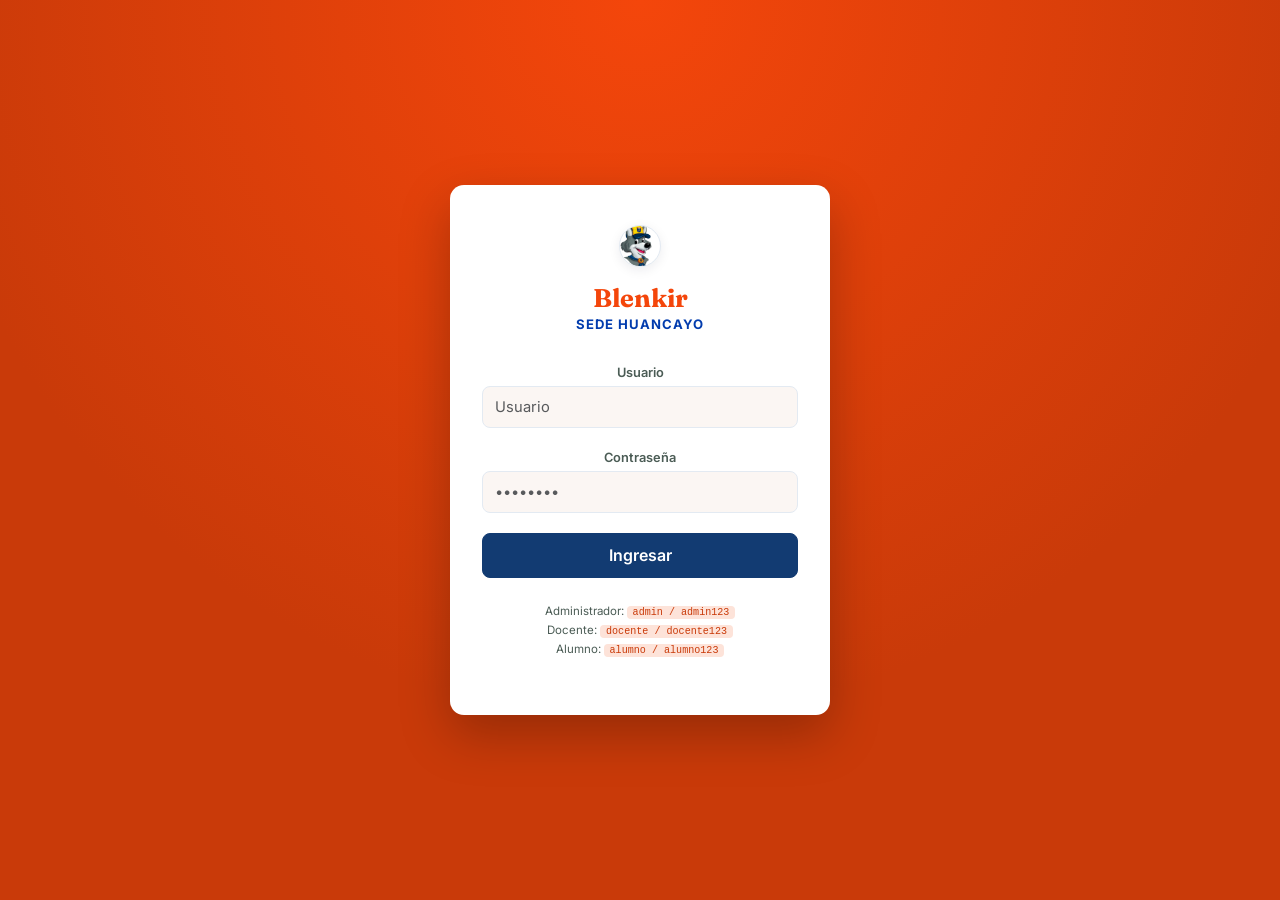
<file: v3/index.html>
<!DOCTYPE html>
<html lang="es">
<head>
    <meta charset="UTF-8" />
    <meta name="viewport" content="width=device-width, initial-scale=1.0" />
    <title>Blenkir · Sede Huancayo</title>

    <!-- Google Fonts -->
    <link rel="preconnect" href="https://fonts.googleapis.com" />
    <link href="https://fonts.googleapis.com/css2?family=Fraunces:opsz,wght@9..144,500;9..144,600;9..144,700&family=Inter:wght@400;500;600;700;800&display=swap" rel="stylesheet" />

    <!-- Bootstrap 5 + Icons -->
    <link href="https://cdn.jsdelivr.net/npm/bootstrap@5.3.3/dist/css/bootstrap.min.css" rel="stylesheet" />
    <link href="https://cdn.jsdelivr.net/npm/bootstrap-icons@1.11.3/font/bootstrap-icons.min.css" rel="stylesheet" />

    <!-- Estilos personalizados -->
    <link rel="stylesheet" href="styles.css" />
</head>
<body>

    <!-- ============================================================
    PANTALLA 1 · INICIO DE SESIÓN
    ============================================================ -->
    <section id="pantallaLogin" class="login-screen">
        <div class="login-card">
            <div class="brand-mark mx-auto mb-3">
                <img src="img/logo.png" alt="Logo Colegios Blenkir" />
            </div>
            <h1 class="login-title">Blenkir</h1>
            <p class="login-sub">Sede Huancayo</p>

            <form id="formLogin" class="d-flex flex-column gap-3 mt-4" novalidate>
                <div>
                    <label class="form-label" for="loginUsuario">Usuario</label>
                    <input type="text" class="form-control" id="loginUsuario" placeholder="Usuario" autocomplete="username" required />
                </div>
                <div>
                    <label class="form-label" for="loginPassword">Contraseña</label>
                    <input type="password" class="form-control" id="loginPassword" placeholder="••••••••" autocomplete="current-password" required />
                </div>
                <div id="loginError" class="login-error d-none">Usuario o contraseña incorrectos.</div>
                <button type="submit" class="btn btn-brand mt-1">Ingresar</button>
            </form>

            <p class="login-hint mt-4">
                Administrador: <code>admin / admin123</code><br />
                Docente: <code>docente / docente123</code><br />
                Alumno: <code>alumno / alumno123</code>
            </p>
        </div>
    </section>

    <!-- ============================================================
    APP SHELL
    ============================================================ -->
    <div id="appShell" class="app-wrap d-none">

        <!-- TOPBAR -->
        <header class="topbar">
            <div class="d-flex align-items-center justify-content-between flex-wrap py-2 px-3">
                <div class="d-flex align-items-center gap-3 brand">
                    <button id="btnMenu" class="btn-icon d-lg-none" aria-label="Abrir menú">☰</button>
                    <div class="brand-mark brand-mark-sm">
                        <img src="img/logo.png" alt="Logo Colegios Blenkir" />
                    </div>
                    <div>
                        <h1 class="brand-name mb-0">Colegios Blenkir</h1>
                        <span class="brand-sub">Sistema de Seguimiento Académico</span>
                    </div>
                </div>
                <div class="d-flex align-items-center gap-3">
                    <span class="user-chip">
                        <span id="userNombre">—</span>
                        <span id="userRol" class="badge-rol">—</span>
                    </span>
                    <button id="btnLogout" class="btn btn-outline-light btn-sm">Cerrar sesión</button>
                </div>
            </div>
        </header>

        <!-- APP BODY -->
        <div class="app-body">

            <!-- SIDEBAR -->
            <aside class="sidebar" id="sidebar">
                <nav class="d-flex flex-column gap-1">
                    <button class="side-link active" data-view="dashboard" data-roles="Administrador,Docente,Alumno">
                        <i class="bi bi-house-fill"></i> Panel principal
                    </button>
                    <button class="side-link" data-view="estudiantes" data-roles="Administrador">
                        <i class="bi bi-people-fill"></i> Estudiantes
                    </button>
                    <button class="side-link" data-view="academica" data-roles="Administrador">
                        <i class="bi bi-mortarboard-fill"></i> Gestión académica
                    </button>
                    <button class="side-link" data-view="calificaciones" data-roles="Docente">
                        <i class="bi bi-pencil-square"></i> Calificaciones
                    </button>
                    <button class="side-link" data-view="asistencia" data-roles="Docente">
                        <i class="bi bi-calendar-check"></i> Asistencia
                    </button>
                    <button class="side-link" data-view="reportes" data-roles="Administrador,Docente">
                        <i class="bi bi-bar-chart-fill"></i> Reportes
                    </button>
                    <button class="side-link" data-view="misnotas" data-roles="Alumno">
                        <i class="bi bi-book-fill"></i> Mis notas
                    </button>
                </nav>
            </aside>

            <div class="sidebar-backdrop d-none" id="sidebarBackdrop"></div>

            <!-- MAIN CONTENT -->
            <main class="main-content">

                <!-- ============================================================
                VIEW · DASHBOARD (Panel principal)
                ============================================================ -->
                <section class="view active" id="view-dashboard">

                    <!-- --- DASHBOARD ADMINISTRADOR --- -->
                    <div class="role-dashboard" data-dashboard-role="Administrador">
                        <div class="dashboard-heading">
                            <div>
                                <span class="dashboard-eyebrow">SISTEMA DE SEGUIMIENTO ACADÉMICO</span>
                                <h2 class="view-title">¡Bienvenido, Administrador!</h2>
                                <p class="view-sub">Resumen general de la gestión académica del Colegio Blenkir.</p>
                            </div>
                            <div class="dashboard-date"><i class="bi bi-calendar3"></i> Año escolar 2026</div>
                        </div>

                        <!-- Tarjetas de estadísticas -->
                        <div class="dashboard-grid professional-grid">
                            <button class="dash-card accent-blue" data-goto="estudiantes" data-roles="Administrador">
                                <span class="dash-icon"><i class="bi bi-people-fill"></i></span>
                                <span class="dash-label">Estudiantes activos</span>
                                <span class="dash-count" id="countEstudiantes">0</span>
                            </button>
                            <button class="dash-card accent-green" data-goto="academica" data-sub="docentes" data-roles="Administrador">
                                <span class="dash-icon"><i class="bi bi-person-workspace"></i></span>
                                <span class="dash-label">Docentes</span>
                                <span class="dash-count" id="countDocentes">0</span>
                            </button>
                            <button class="dash-card accent-purple" data-goto="academica" data-sub="cursos" data-roles="Administrador">
                                <span class="dash-icon"><i class="bi bi-book-half"></i></span>
                                <span class="dash-label">Cursos activos</span>
                                <span class="dash-count" id="countCursos">0</span>
                            </button>
                            <button class="dash-card accent-orange" data-goto="reportes">
                                <span class="dash-icon"><i class="bi bi-bar-chart-fill"></i></span>
                                <span class="dash-label">Calificaciones</span>
                                <span class="dash-count" id="countNotas">0</span>
                            </button>
                        </div>

                        <!-- Columnas: Resumen académico + Acciones rápidas -->
                        <div class="dashboard-columns">
                            <div class="panel-card">
                                <div class="panel-heading-row">
                                    <div>
                                        <h3 class="panel-title mb-0">Resumen académico</h3>
                                        <small>Estado actual del sistema</small>
                                    </div>
                                    <button class="btn btn-sm btn-outline-brand" data-goto="reportes">Ver reportes</button>
                                </div>
                                <div class="mini-stats">
                                    <div><span>Asistencias</span><strong id="countAsistencias">0</strong></div>
                                    <div><span>Estudiantes</span><strong id="adminStudents2">0</strong></div>
                                    <div><span>Docentes</span><strong id="adminTeachers2">0</strong></div>
                                    <div><span>Cursos</span><strong id="adminCourses2">0</strong></div>
                                </div>
                            </div>

                            <div class="panel-card quick-panel">
                                <h3 class="panel-title">Acciones rápidas</h3>
                                <div class="quick-actions">
                                    <button class="quick-action" data-goto="estudiantes">
                                        <i class="bi bi-person-plus"></i><span>Registrar estudiante</span>
                                    </button>
                                    <button class="quick-action" data-goto="academica" data-sub="docentes">
                                        <i class="bi bi-person-plus-fill"></i><span>Gestionar docentes</span>
                                    </button>
                                    <button class="quick-action" data-goto="academica" data-sub="cursos">
                                        <i class="bi bi-journal-plus"></i><span>Gestionar cursos</span>
                                    </button>
                                    <button class="quick-action" data-goto="reportes">
                                        <i class="bi bi-file-earmark-bar-graph"></i><span>Generar reporte</span>
                                    </button>
                                </div>
                            </div>
                        </div>
                    </div>

                    <!-- --- DASHBOARD DOCENTE (rediseñado según imagen) --- -->
                    <div class="role-dashboard d-none" data-dashboard-role="Docente">
                        <div class="dashboard-heading">
                            <div>
                                <span class="dashboard-eyebrow">MÓDULO DOCENTE</span>
                                <h2 class="view-title">¡Bienvenido, <span id="docenteWelcomeName">Docente</span>!</h2>
                                <p class="view-sub">Gestiona tus cursos, registra asistencia y calificaciones.</p>
                            </div>
                            <div class="dashboard-role-badge"><i class="bi bi-mortarboard-fill"></i> Docente</div>
                        </div>

                        <!-- Tarjetas de resumen -->
                        <div class="dashboard-grid professional-grid">
                            <div class="dash-card accent-purple">
                                <span class="dash-icon"><i class="bi bi-journal-bookmark-fill"></i></span>
                                <span class="dash-label">Mis cursos</span>
                                <span class="dash-count" id="teacherCourseCount">0</span>
                            </div>
                            <div class="dash-card accent-blue">
                                <span class="dash-icon"><i class="bi bi-star-fill"></i></span>
                                <span class="dash-label">Calificaciones</span>
                                <span class="dash-count" id="teacherGradeCount">0</span>
                            </div>
                            <div class="dash-card accent-green">
                                <span class="dash-icon"><i class="bi bi-calendar-check-fill"></i></span>
                                <span class="dash-label">Asistencia</span>
                                <span class="dash-count" id="teacherAttendanceCount">0</span>
                            </div>
                            <div class="dash-card accent-orange">
                                <span class="dash-icon"><i class="bi bi-file-earmark-bar-graph-fill"></i></span>
                                <span class="dash-label">Reportes</span>
                                <span class="dash-count">→</span>
                            </div>
                        </div>

                        <!-- Mis cursos + Actividad reciente (estilo imagen) -->
                        <div class="dashboard-columns">
                            <!-- Mis cursos -->
                            <div class="panel-card">
                                <div class="panel-heading-row">
                                    <h3 class="panel-title mb-0">Mis cursos</h3>
                                    <button class="btn btn-sm btn-outline-brand" data-goto="academica" data-sub="cursos">Gestionar</button>
                                </div>
                                <div id="teacherCoursesPreview" class="course-preview"></div>
                            </div>

                            <!-- Actividad reciente -->
                            <div class="panel-card">
                                <div class="panel-heading-row">
                                    <h3 class="panel-title mb-0">Actividad reciente</h3>
                                    <button class="btn btn-sm btn-outline-brand" data-goto="reportes">Ver todos</button>
                                </div>
                                <div id="teacherRecentActivity" class="recent-activity-list">
                                    <!-- Renderizado por JS -->
                                </div>
                            </div>
                        </div>

                        <!-- Acciones rápidas + Próximas evaluaciones + Mensajes (estilo imagen) -->
                        <div class="row g-3 mt-2">
                            <!-- Acciones rápidas -->
                            <div class="col-md-4">
                                <div class="panel-card h-100">
                                    <h3 class="panel-title">Acciones rápidas</h3>
                                    <div class="quick-actions">
                                        <button class="quick-action" data-goto="asistencia">
                                            <i class="bi bi-calendar-check"></i><span>Registrar asistencia</span>
                                        </button>
                                        <button class="quick-action" data-goto="calificaciones">
                                            <i class="bi bi-pencil-square"></i><span>Registrar calificaciones</span>
                                        </button>
                                        <button class="quick-action" data-goto="reportes">
                                            <i class="bi bi-file-earmark-text"></i><span>Generar reporte</span>
                                        </button>
                                        <button class="quick-action" data-goto="reportes">
                                            <i class="bi bi-graph-up-arrow"></i><span>Ver rendimiento</span>
                                        </button>
                                    </div>
                                    <div class="d-flex gap-2 mt-3">
                                        <button class="btn btn-brand btn-sm flex-grow-1">Enviar comunicación</button>
                                        <button class="btn btn-outline-brand btn-sm flex-grow-1">Ver todos</button>
                                    </div>
                                </div>
                            </div>

                            <!-- Próximas evaluaciones -->
                            <div class="col-md-4">
                                <div class="panel-card h-100">
                                    <h3 class="panel-title">Próximas evaluaciones</h3>
                                    <div id="teacherUpcomingExams" class="upcoming-list">
                                        <!-- Renderizado por JS -->
                                    </div>
                                </div>
                            </div>

                            <!-- Mensajes recientes -->
                            <div class="col-md-4">
                                <div class="panel-card h-100">
                                    <h3 class="panel-title">Mensajes recientes</h3>
                                    <div id="teacherRecentMessages" class="message-list">
                                        <!-- Renderizado por JS -->
                                    </div>
                                </div>
                            </div>
                        </div>
                    </div>

                    <!-- --- DASHBOARD ALUMNO (rediseñado según imagen) --- -->
                    <div class="role-dashboard d-none" data-dashboard-role="Alumno">
                        <div class="dashboard-heading">
                            <div>
                                <span class="dashboard-eyebrow">PORTAL DEL ESTUDIANTE</span>
                                <h2 class="view-title">¡Bienvenido, <span id="alumnoWelcomeName">Estudiante</span>!</h2>
                                <p class="view-sub">Consulta tus calificaciones, asistencia y progreso académico.</p>
                            </div>
                            <div class="dashboard-role-badge student"><i class="bi bi-person-badge"></i> Alumno</div>
                        </div>

                        <!-- Tarjetas de resumen -->
                        <div class="dashboard-grid professional-grid">
                            <div class="dash-card accent-purple">
                                <span class="dash-icon"><i class="bi bi-book-fill"></i></span>
                                <span class="dash-label">Cursos activos</span>
                                <span class="dash-count" id="studentCourseCount">0</span>
                            </div>
                            <div class="dash-card accent-blue">
                                <span class="dash-icon"><i class="bi bi-graph-up"></i></span>
                                <span class="dash-label">Último bimestre</span>
                                <span class="dash-count" id="studentLastBimestre">—</span>
                            </div>
                            <div class="dash-card accent-green">
                                <span class="dash-icon"><i class="bi bi-calendar-check"></i></span>
                                <span class="dash-label">Asistencia general</span>
                                <span class="dash-count" id="studentAttendance">—</span>
                            </div>
                            <div class="dash-card accent-orange">
                                <span class="dash-icon"><i class="bi bi-trophy-fill"></i></span>
                                <span class="dash-label">Posición</span>
                                <span class="dash-count" id="studentPosition">—</span>
                            </div>
                        </div>

                        <!-- Mis cursos + Mi rendimiento -->
                        <div class="dashboard-columns">
                            <div class="panel-card">
                                <div class="panel-heading-row">
                                    <h3 class="panel-title mb-0">Mis cursos</h3>
                                    <button class="btn btn-sm btn-outline-brand" data-goto="misnotas">Ver todas</button>
                                </div>
                                <div class="table-responsive">
                                    <table class="table table-hover align-middle mb-0">
                                        <thead>
                                            <tr>
                                                <th>Curso</th>
                                                <th>Docente</th>
                                                <th>Promedio</th>
                                                <th>Última evaluación</th>
                                                <th class="text-end">Acciones</th>
                                            </tr>
                                        </thead>
                                        <tbody id="studentCourseList">
                                            <!-- Renderizado por JS -->
                                        </tbody>
                                    </table>
                                </div>
                            </div>

                            <div class="panel-card performance-card">
                                <h3 class="panel-title">Mi rendimiento</h3>
                                <div class="student-average-circle">
                                    <strong id="studentAverageCircle">—</strong>
                                    <span>Promedio General</span>
                                </div>
                                <div class="student-stats-mini">
                                    <div><span>Asistencia</span><strong id="studentAttendanceMini">—</strong></div>
                                    <div><span>Posición</span><strong id="studentPositionMini">—</strong></div>
                                </div>
                                <div class="performance-note">
                                    <i class="bi bi-lightbulb-fill"></i>
                                    <span>Revisa periódicamente tus calificaciones y asistencia.</span>
                                </div>
                            </div>
                        </div>

                        <!-- Mi asistencia por curso + Mi perfil + Resumen académico + Próximas evaluaciones + Avisos -->
                        <div class="row g-3 mt-2">
                            <!-- Mi asistencia por curso -->
                            <div class="col-md-4">
                                <div class="panel-card h-100">
                                    <h3 class="panel-title">Mi asistencia por curso</h3>
                                    <div id="studentAttendanceByCourse" class="attendance-by-course">
                                        <!-- Renderizado por JS -->
                                    </div>
                                    <button class="btn btn-sm btn-outline-brand mt-2" data-goto="misnotas">Ver todas mis calificaciones</button>
                                </div>
                            </div>

                            <!-- Mi perfil -->
                            <div class="col-md-4">
                                <div class="panel-card h-100">
                                    <h3 class="panel-title">Mi perfil</h3>
                                    <div id="studentProfile" class="student-profile">
                                        <!-- Renderizado por JS -->
                                    </div>
                                </div>
                            </div>

                            <!-- Resumen académico -->
                            <div class="col-md-4">
                                <div class="panel-card h-100">
                                    <h3 class="panel-title">Resumen académico</h3>
                                    <div id="studentAcademicSummary" class="academic-summary">
                                        <!-- Renderizado por JS -->
                                    </div>
                                </div>
                            </div>

                            <!-- Próximas evaluaciones -->
                            <div class="col-md-6">
                                <div class="panel-card h-100">
                                    <h3 class="panel-title">Próximas evaluaciones</h3>
                                    <div id="studentUpcomingExams" class="upcoming-list">
                                        <!-- Renderizado por JS -->
                                    </div>
                                    <button class="btn btn-sm btn-outline-brand mt-2" data-goto="misnotas">Ver todas mis evaluaciones</button>
                                </div>
                            </div>

                            <!-- Avisos recientes -->
                            <div class="col-md-6">
                                <div class="panel-card h-100">
                                    <h3 class="panel-title">Avisos recientes</h3>
                                    <div id="studentRecentAnnouncements" class="announcement-list">
                                        <!-- Renderizado por JS -->
                                    </div>
                                </div>
                            </div>
                        </div>
                    </div>

                </section>

                <!-- ============================================================
                VIEW · GESTIÓN DE ESTUDIANTES
                ============================================================ -->
                <section class="view" id="view-estudiantes">
                    <h2 class="view-title">Gestión de estudiantes</h2>
                    <p class="view-sub">Registrar, modificar, buscar y desactivar estudiantes.</p>

                    <div class="section-flex">
                        <div class="card panel-card form-card">
                            <h3 class="panel-title" id="tituloFormEstudiante">Registrar estudiante</h3>
                            <form id="formEstudiante" class="d-flex flex-column gap-3" novalidate>
                                <input type="hidden" id="estId" />
                                <div>
                                    <label class="form-label" for="estNombres">Nombres</label>
                                    <input type="text" class="form-control" id="estNombres" placeholder="Ana María" required />
                                </div>
                                <div>
                                    <label class="form-label" for="estApellidos">Apellidos</label>
                                    <input type="text" class="form-control" id="estApellidos" placeholder="Quispe Torres" required />
                                </div>
                                <div>
                                    <label class="form-label" for="estDni">DNI</label>
                                    <input type="text" class="form-control" id="estDni" placeholder="12345678" required />
                                </div>
                                <div class="row g-2">
                                    <div class="col-7">
                                        <label class="form-label" for="estGrado">Grado</label>
                                        <select class="form-select" id="estGrado" required>
                                            <option value="" disabled selected>Elegir</option>
                                            <option>1ro Secundaria</option>
                                            <option>2do Secundaria</option>
                                            <option>3ro Secundaria</option>
                                            <option>4to Secundaria</option>
                                            <option>5to Secundaria</option>
                                        </select>
                                    </div>
                                    <div class="col-5">
                                        <label class="form-label" for="estSeccion">Sección</label>
                                        <select class="form-select" id="estSeccion" required>
                                            <option value="" disabled selected>—</option>
                                            <option>A</option><option>B</option><option>C</option>
                                        </select>
                                    </div>
                                </div>
                                <div class="d-flex gap-2 mt-2">
                                    <button type="submit" class="btn btn-brand flex-grow-1" id="btnGuardarEstudiante">Guardar estudiante</button>
                                    <button type="button" class="btn btn-outline-secondary d-none" id="btnCancelarEdicionEst">Cancelar</button>
                                </div>
                            </form>
                        </div>

                        <div class="card panel-card table-card">
                            <div class="d-flex justify-content-between align-items-center flex-wrap gap-2 mb-3">
                                <h3 class="panel-title mb-0">Lista de estudiantes</h3>
                                <div class="d-flex gap-2 flex-wrap">
                                    <select class="form-select filter-select" id="filtroEstadoEstudiante">
                                        <option value="">Todos los estados</option>
                                        <option value="activo">Activos</option>
                                        <option value="inactivo">Inactivos</option>
                                    </select>
                                    <input type="search" id="buscarEstudiante" class="form-control search-input" placeholder="Buscar por nombre o DNI…" />
                                </div>
                            </div>
                            <div class="table-responsive">
                                <table class="table table-hover align-middle mb-0">
                                    <thead>
                                        <tr>
                                            <th>Estudiante</th><th>DNI</th><th>Grado</th><th>Sección</th><th>Estado</th><th class="text-end">Acciones</th>
                                        </tr>
                                    </thead>
                                    <tbody id="tbodyEstudiantes"></tbody>
                                </table>
                            </div>
                            <p class="empty-state d-none" id="emptyEstudiantes">No hay estudiantes con ese criterio.</p>
                        </div>
                    </div>
                </section>

                <!-- ============================================================
                VIEW · GESTIÓN ACADÉMICA
                ============================================================ -->
                <section class="view" id="view-academica">
                    <h2 class="view-title">Gestión académica</h2>
                    <p class="view-sub">Cursos, docentes y asignación de estudiantes a cursos.</p>

                    <nav class="subtabs mb-4">
                        <button class="subtab-btn active" data-subtab="cursos">Cursos</button>
                        <button class="subtab-btn" data-subtab="docentes">Docentes</button>
                        <button class="subtab-btn" data-subtab="asignacion">Asignación de estudiantes</button>
                    </nav>

                    <!-- CURSOS -->
                    <div class="subpanel active" id="sub-cursos">
                        <div class="section-flex">
                            <div class="card panel-card form-card">
                                <h3 class="panel-title">Nuevo curso</h3>
                                <form id="formCurso" class="d-flex flex-column gap-3" novalidate>
                                    <div>
                                        <label class="form-label" for="curNombre">Nombre del curso</label>
                                        <input type="text" class="form-control" id="curNombre" placeholder="Matemática" required />
                                    </div>
                                    <div>
                                        <label class="form-label" for="curDocente">Docente asignado</label>
                                        <select class="form-select" id="curDocente" required>
                                            <option value="" disabled selected>Elegir docente</option>
                                        </select>
                                    </div>
                                    <div>
                                        <label class="form-label" for="curCreditos">Créditos</label>
                                        <input type="number" class="form-control" id="curCreditos" min="1" max="10" value="3" required />
                                    </div>
                                    <button type="submit" class="btn btn-brand mt-2">Guardar curso</button>
                                </form>
                            </div>
                            <div class="card panel-card table-card">
                                <h3 class="panel-title">Lista de cursos</h3>
                                <div class="table-responsive">
                                    <table class="table table-hover align-middle mb-0">
                                        <thead><tr><th>Curso</th><th>Docente</th><th>Créditos</th><th class="text-end">Acciones</th></tr></thead>
                                        <tbody id="tbodyCursos"></tbody>
                                    </table>
                                </div>
                                <p class="empty-state d-none" id="emptyCursos">Aún no hay cursos registrados.</p>
                            </div>
                        </div>
                    </div>

                    <!-- DOCENTES -->
                    <div class="subpanel" id="sub-docentes">
                        <div class="section-flex">
                            <div class="card panel-card form-card">
                                <h3 class="panel-title" id="tituloFormDocente">Registrar docente</h3>
                                <form id="formDocente" class="d-flex flex-column gap-3" novalidate>
                                    <input type="hidden" id="docId" />
                                    <div>
                                        <label class="form-label" for="docNombres">Nombres y apellidos</label>
                                        <input type="text" class="form-control" id="docNombres" placeholder="Carlos Ruiz" required />
                                    </div>
                                    <div>
                                        <label class="form-label" for="docEspecialidad">Especialidad</label>
                                        <input type="text" class="form-control" id="docEspecialidad" placeholder="Matemática" required />
                                    </div>
                                    <div>
                                        <label class="form-label" for="docEmail">Correo</label>
                                        <input type="email" class="form-control" id="docEmail" placeholder="carlos.ruiz@blenkirahora.edu" required />
                                    </div>
                                    <div class="d-flex gap-2 mt-2">
                                        <button type="submit" class="btn btn-brand flex-grow-1" id="btnGuardarDocente">Guardar docente</button>
                                        <button type="button" class="btn btn-outline-secondary d-none" id="btnCancelarEdicionDoc">Cancelar</button>
                                    </div>
                                </form>
                            </div>
                            <div class="card panel-card table-card">
                                <h3 class="panel-title">Lista de docentes</h3>
                                <div class="table-responsive">
                                    <table class="table table-hover align-middle mb-0">
                                        <thead><tr><th>Docente</th><th>Especialidad</th><th>Correo</th><th>Estado</th><th class="text-end">Acciones</th></tr></thead>
                                        <tbody id="tbodyDocentes"></tbody>
                                    </table>
                                </div>
                                <p class="empty-state d-none" id="emptyDocentes">Aún no hay docentes registrados.</p>
                            </div>
                        </div>
                    </div>

                    <!-- ASIGNACIÓN -->
                    <div class="subpanel" id="sub-asignacion">
                        <div class="card panel-card">
                            <h3 class="panel-title">Matricular estudiantes en un curso</h3>
                            <div class="row g-3 mb-3">
                                <div class="col-md-6">
                                    <label class="form-label" for="asigCurso">Curso</label>
                                    <select class="form-select" id="asigCurso">
                                        <option value="" disabled selected>Elegir curso</option>
                                    </select>
                                </div>
                            </div>
                            <div class="table-responsive">
                                <table class="table table-hover align-middle mb-0">
                                    <thead><tr><th>Estudiante</th><th>Grado / Sección</th><th class="text-end">Matriculado</th></tr></thead>
                                    <tbody id="tbodyAsignacion"></tbody>
                                </table>
                            </div>
                            <p class="empty-state d-none" id="emptyAsignacion">Elige un curso para ver a los estudiantes.</p>
                        </div>
                    </div>
                </section>

                <!-- ============================================================
                VIEW · CALIFICACIONES
                ============================================================ -->
                <section class="view" id="view-calificaciones">
                    <h2 class="view-title">Registro de calificaciones</h2>
                    <p class="view-sub">Selecciona curso y estudiante, registra la nota y consulta el promedio.</p>

                    <div class="section-flex">
                        <div class="card panel-card form-card">
                            <h3 class="panel-title">Registrar nota</h3>
                            <form id="formNota" class="d-flex flex-column gap-3" novalidate>
                                <div>
                                    <label class="form-label" for="notaCurso">Curso</label>
                                    <select class="form-select" id="notaCurso" required>
                                        <option value="" disabled selected>Elegir curso</option>
                                    </select>
                                </div>
                                <div>
                                    <label class="form-label" for="notaEstudiante">Estudiante</label>
                                    <select class="form-select" id="notaEstudiante" required>
                                        <option value="" disabled selected>Elegir estudiante</option>
                                    </select>
                                </div>
                                <div class="row g-2">
                                    <div class="col-6">
                                        <label class="form-label" for="notaBimestre">Bimestre</label>
                                        <select class="form-select" id="notaBimestre" required>
                                            <option value="1">1</option><option value="2">2</option>
                                            <option value="3">3</option><option value="4">4</option>
                                        </select>
                                    </div>
                                    <div class="col-6">
                                        <label class="form-label" for="notaCalificacion">Calificación (0–20)</label>
                                        <input type="number" class="form-control" id="notaCalificacion" min="0" max="20" step="0.5" required />
                                    </div>
                                </div>
                                <button type="submit" class="btn btn-brand mt-2">Registrar nota</button>
                            </form>

                            <div class="promedio-box mt-4" id="promedioBox" style="display:none;">
                                <span class="promedio-label">Promedio del estudiante</span>
                                <span class="promedio-valor" id="promedioValor">0.0</span>
                            </div>
                        </div>

                        <div class="card panel-card table-card">
                            <div class="d-flex justify-content-between align-items-center flex-wrap gap-2 mb-3">
                                <h3 class="panel-title mb-0">Notas registradas</h3>
                                <select class="form-select filter-select" id="filtroCursoNotas">
                                    <option value="">Todos los cursos</option>
                                </select>
                            </div>
                            <div class="table-responsive">
                                <table class="table table-hover align-middle mb-0">
                                    <thead><tr><th>Estudiante</th><th>Curso</th><th>Bimestre</th><th>Calificación</th><th>Fecha</th><th class="text-end">Acciones</th></tr></thead>
                                    <tbody id="tbodyNotas"></tbody>
                                </table>
                            </div>
                            <p class="empty-state d-none" id="emptyNotas">Aún no hay notas registradas.</p>
                        </div>
                    </div>
                </section>

                <!-- ============================================================
                VIEW · ASISTENCIA
                ============================================================ -->
                <section class="view" id="view-asistencia">
                    <h2 class="view-title">Control de asistencia</h2>
                    <p class="view-sub">Registra asistencia, inasistencia o tardanza, y consulta el historial.</p>

                    <div class="section-flex">
                        <div class="card panel-card form-card">
                            <h3 class="panel-title">Registrar asistencia</h3>
                            <form id="formAsistencia" class="d-flex flex-column gap-3" novalidate>
                                <div>
                                    <label class="form-label" for="asisCurso">Curso</label>
                                    <select class="form-select" id="asisCurso" required>
                                        <option value="" disabled selected>Elegir curso</option>
                                    </select>
                                </div>
                                <div>
                                    <label class="form-label" for="asisEstudiante">Estudiante</label>
                                    <select class="form-select" id="asisEstudiante" required>
                                        <option value="" disabled selected>Elegir estudiante</option>
                                    </select>
                                </div>
                                <div>
                                    <label class="form-label" for="asisFecha">Fecha</label>
                                    <input type="date" class="form-control" id="asisFecha" required />
                                </div>
                                <div>
                                    <label class="form-label" for="asisEstado">Estado</label>
                                    <select class="form-select" id="asisEstado" required>
                                        <option value="Presente">Presente</option>
                                        <option value="Tardanza">Tardanza</option>
                                        <option value="Inasistencia">Inasistencia</option>
                                    </select>
                                </div>
                                <button type="submit" class="btn btn-brand mt-2">Registrar</button>
                            </form>
                        </div>

                        <div class="card panel-card table-card">
                            <div class="d-flex justify-content-between align-items-center flex-wrap gap-2 mb-3">
                                <h3 class="panel-title mb-0">Historial de asistencia</h3>
                                <select class="form-select filter-select" id="filtroEstudianteAsistencia">
                                    <option value="">Todos los estudiantes</option>
                                </select>
                            </div>
                            <div class="table-responsive">
                                <table class="table table-hover align-middle mb-0">
                                    <thead><tr><th>Estudiante</th><th>Curso</th><th>Fecha</th><th>Estado</th><th class="text-end">Acciones</th></tr></thead>
                                    <tbody id="tbodyAsistencia"></tbody>
                                </table>
                            </div>
                            <p class="empty-state d-none" id="emptyAsistencia">Aún no hay registros de asistencia.</p>
                        </div>
                    </div>
                </section>

                <!-- ============================================================
                VIEW · REPORTES
                ============================================================ -->
                <section class="view" id="view-reportes">
                    <h2 class="view-title">Reportes académicos</h2>
                    <p class="view-sub">Notas, asistencia, rendimiento académico e historial general.</p>

                    <nav class="subtabs mb-4">
                        <button class="subtab-btn active" data-subtab-rep="notas">Reporte de notas</button>
                        <button class="subtab-btn" data-subtab-rep="asistencia">Asistencia</button>
                        <button class="subtab-btn" data-subtab-rep="rendimiento">Rendimiento académico</button>
                        <button class="subtab-btn" data-subtab-rep="historial">Historial</button>
                    </nav>

                    <div class="subpanel-rep active" id="rep-notas">
                        <div class="card panel-card">
                            <div class="d-flex justify-content-between align-items-center flex-wrap gap-2 mb-3">
                                <h3 class="panel-title mb-0">Reporte de notas</h3>
                                <select class="form-select filter-select" id="repFiltroCurso">
                                    <option value="">Todos los cursos</option>
                                </select>
                            </div>
                            <div class="table-responsive">
                                <table class="table table-hover align-middle mb-0">
                                    <thead><tr><th>Estudiante</th><th>Curso</th><th>Bimestre</th><th>Calificación</th></tr></thead>
                                    <tbody id="tbodyRepNotas"></tbody>
                                </table>
                            </div>
                        </div>
                    </div>

                    <div class="subpanel-rep" id="rep-asistencia">
                        <div class="card panel-card">
                            <h3 class="panel-title">Resumen de asistencia por estudiante</h3>
                            <div class="table-responsive">
                                <table class="table table-hover align-middle mb-0">
                                    <thead><tr><th>Estudiante</th><th>Presente</th><th>Tardanza</th><th>Inasistencia</th><th>% Asistencia</th></tr></thead>
                                    <tbody id="tbodyRepAsistencia"></tbody>
                                </table>
                            </div>
                        </div>
                    </div>

                    <div class="subpanel-rep" id="rep-rendimiento">
                        <div class="card panel-card">
                            <h3 class="panel-title">Ranking de rendimiento académico</h3>
                            <div class="table-responsive">
                                <table class="table table-hover align-middle mb-0">
                                    <thead><tr><th>#</th><th>Estudiante</th><th>Promedio general</th><th>Notas registradas</th></tr></thead>
                                    <tbody id="tbodyRepRendimiento"></tbody>
                                </table>
                            </div>
                        </div>
                    </div>

                    <div class="subpanel-rep" id="rep-historial">
                        <div class="card panel-card">
                            <h3 class="panel-title">Historial general (notas y asistencia)</h3>
                            <div class="table-responsive">
                                <table class="table table-hover align-middle mb-0">
                                    <thead><tr><th>Fecha</th><th>Tipo</th><th>Estudiante</th><th>Curso</th><th>Detalle</th></tr></thead>
                                    <tbody id="tbodyRepHistorial"></tbody>
                                </table>
                            </div>
                        </div>
                    </div>
                </section>

                <!-- ============================================================
                VIEW · MIS NOTAS (Alumno)
                ============================================================ -->
                <section class="view" id="view-misnotas">
                    <h2 class="view-title">Mis notas</h2>
                    <p class="view-sub">Consulta de tus calificaciones registradas por curso y bimestre.</p>

                    <div class="alumno-header card panel-card mb-4">
                        <div class="alumno-avatar">🎓</div>
                        <div>
                            <div class="alumno-nombre" id="alumnoNombre">—</div>
                            <div class="alumno-meta" id="alumnoMeta">—</div>
                        </div>
                        <div class="promedio-box promedio-box-inline" id="promedioAlumnoBox">
                            <span class="promedio-label">Promedio general</span>
                            <span class="promedio-valor" id="promedioAlumnoValor">0.0</span>
                        </div>
                    </div>

                    <div class="card panel-card table-card" style="max-width:100%;">
                        <h3 class="panel-title mb-0">Detalle de calificaciones</h3>
                        <div class="table-responsive mt-3">
                            <table class="table table-hover align-middle mb-0">
                                <thead><tr><th>Curso</th><th>Bimestre</th><th>Calificación</th><th>Fecha</th></tr></thead>
                                <tbody id="tbodyMisNotas"></tbody>
                            </table>
                        </div>
                        <p class="empty-state d-none" id="emptyMisNotas">Aún no tienes calificaciones registradas.</p>
                    </div>
                </section>

            </main>
        </div>
    </div>

    <!-- TOAST -->
    <div class="toast-container position-fixed bottom-0 end-0 p-3">
        <div id="appToast" class="toast align-items-center border-0" role="alert">
            <div class="d-flex">
                <div class="toast-body" id="appToastBody">Listo.</div>
                <button type="button" class="btn-close btn-close-white me-2 m-auto" data-bs-dismiss="toast"></button>
            </div>
        </div>
    </div>

    <script src="https://cdn.jsdelivr.net/npm/bootstrap@5.3.3/dist/js/bootstrap.bundle.min.js">
    </script>
    <script src="app.js">
    </script>
</body>
</html>
</file>
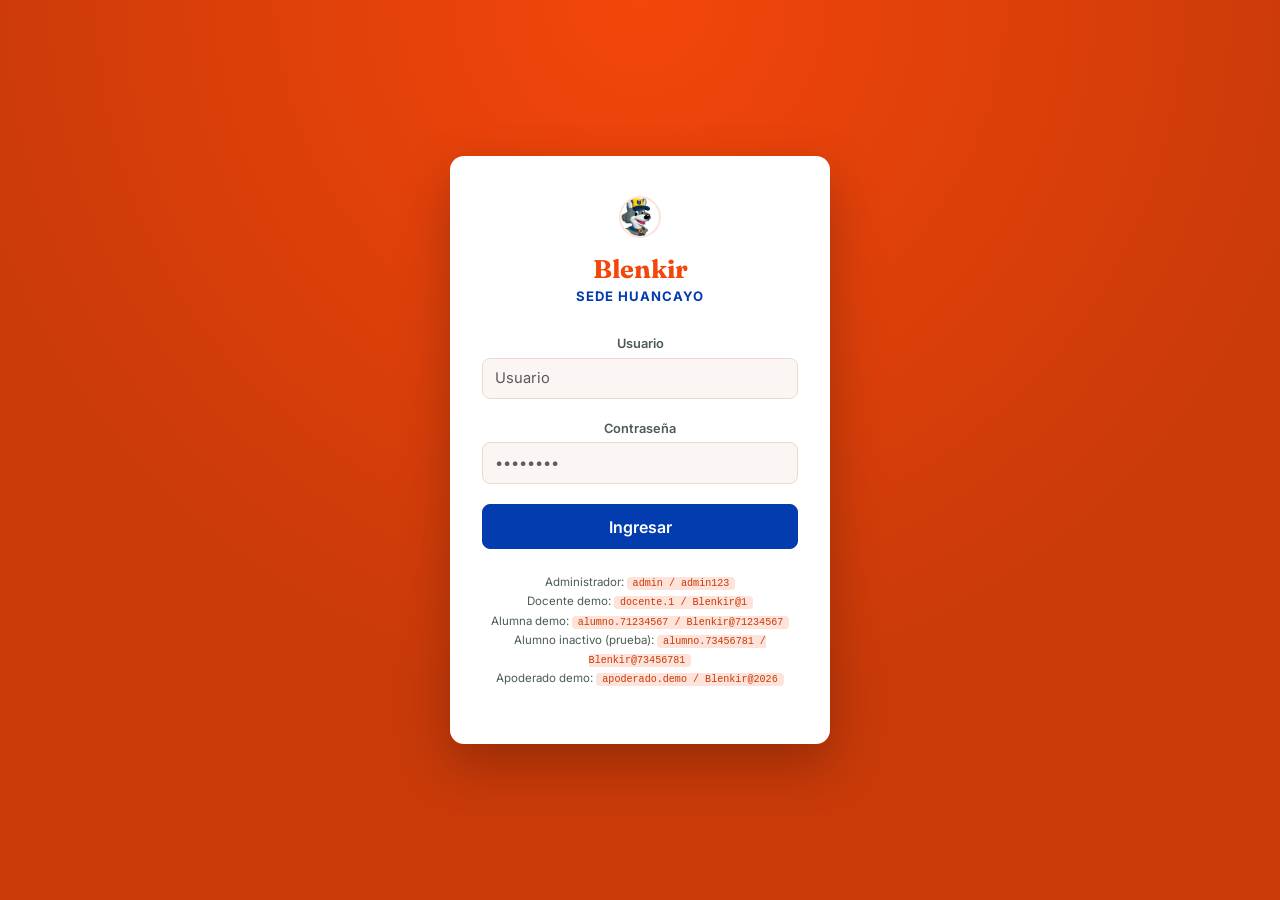
<file: v3/src/main/resources/static/index.html>
<!DOCTYPE html>
<html lang="es">
<head>
<meta charset="UTF-8">
<meta name="viewport" content="width=device-width, initial-scale=1.0">
<title>Blenkir · Sede Huancayo</title>

<link rel="preconnect" href="https://fonts.googleapis.com">
<link href="https://fonts.googleapis.com/css2?family=Fraunces:opsz,wght@9..144,500;9..144,600;9..144,700&family=Inter:wght@400;500;600;700&display=swap" rel="stylesheet">
<link href="https://cdn.jsdelivr.net/npm/bootstrap@5.3.3/dist/css/bootstrap.min.css" rel="stylesheet">
<link rel="stylesheet" href="styles.css">
</head>
<body>

<!--  PANTALLA 1 · INICIO DE SESIÓN-->
<section id="pantallaLogin" class="login-screen">
  <div class="login-card">
    <div class="brand-mark mx-auto mb-3">
      <img src="img/logo.png" alt="Logo Colegios Blenkir">
    </div>
    <h1 class="login-title">Blenkir</h1>
    <p class="login-sub">Sede Huancayo </p>

    <form id="formLogin" class="d-flex flex-column gap-3 mt-4" novalidate>
      <div>
        <label class="form-label" for="loginUsuario">Usuario</label>
        <input type="text" class="form-control" id="loginUsuario" placeholder="Usuario" autocomplete="username" required>
      </div>
      <div>
        <label class="form-label" for="loginPassword">Contraseña</label>
        <input type="password" class="form-control" id="loginPassword" placeholder="••••••••" autocomplete="current-password" required>
      </div>
      <div id="loginError" class="login-error d-none">Usuario o contraseña incorrectos.</div>
      <button type="submit" class="btn btn-brand mt-1">Ingresar</button>
    </form>

    <p class="login-hint mt-4">
      Administrador: <code>admin / admin123</code><br>
      Docente demo: <code>docente.1 / Blenkir@1</code><br>
      Alumna demo: <code>alumno.71234567 / Blenkir@71234567</code><br>
      Alumno inactivo (prueba): <code>alumno.73456781 / Blenkir@73456781</code><br>
      Apoderado demo: <code>apoderado.demo / Blenkir@2026</code>
    </p>
  </div>
</section>

<!-- APP -->
<div id="appShell" class="app-wrap d-none">

  <header class="topbar">
    <div class="d-flex align-items-center justify-content-between flex-wrap py-2 px-3">
      <div class="d-flex align-items-center gap-3 brand">
        <button id="btnMenu" class="btn-icon d-lg-none" aria-label="Abrir menú">☰</button>
        <div class="brand-mark brand-mark-sm">
          <img src="img/logo.png" alt="Logo Colegios Blenkir">
        </div>
        <div>
          <h1 class="brand-name mb-0">Blenkir</h1>
          <span class="brand-sub">Sede Huancayo</span>
        </div>
      </div>
      <div class="d-flex align-items-center gap-3">
        <span class="user-chip">
          <span id="userNombre">—</span>
          <span id="userRol" class="badge-rol">—</span>
        </span>
        <button id="btnLogout" class="btn btn-outline-light btn-sm">Cerrar sesión</button>
      </div>
    </div>
  </header>

  <div class="app-body">

    <!-- SIDEBAR -->
    <aside class="sidebar" id="sidebar">
      <nav class="d-flex flex-column gap-1">
        <button class="side-link active" data-view="dashboard" data-roles="Administrador,Docente">🏠 Panel principal</button>
        <button class="side-link" data-view="estudiantes" data-roles="Administrador">🎓 Estudiantes</button>
        <button class="side-link" data-view="academica" data-roles="Administrador">📚 Gestión académica</button>
        <button class="side-link" data-view="calificaciones" data-roles="Docente">📝 Calificaciones</button>
        <button class="side-link" data-view="asistencia" data-roles="Docente">🗓️ Asistencia</button>
        <button class="side-link" data-view="usuarios" data-roles="Administrador">👤 Usuarios</button>
        <button class="side-link" data-view="reportes" data-roles="Administrador,Docente">📊 Reportes</button>
        <button class="side-link" data-view="misnotas" data-roles="Alumno">🎒 Mis notas</button>
      <button class="side-link" data-view="portal-apoderado" data-roles="APODERADO">👨‍👩‍👧 Portal familiar</button>
      </nav>
    </aside>
    <div class="sidebar-backdrop d-none" id="sidebarBackdrop"></div>

    <!--  MAIN CONTENT  -->
    <main class="main-content">

      <section id="welcomeBanner" class="welcome-banner" aria-live="polite">
        <div>
          <span class="welcome-eyebrow">COLEGIO BLENKIR · SEDE HUANCAYO</span>
          <h2 id="welcomeTitle">¡Bienvenido al sistema!</h2>
          <p id="welcomeText">Nos alegra tenerte de vuelta. Aquí puedes consultar la información académica.</p>
        </div>
        <span class="welcome-icon" aria-hidden="true">✦</span>
      </section>

      <!-- PANEL PRINCIPAL -->
      <section class="view active" id="view-dashboard">
        <h2 class="view-title">Panel principal</h2>
        <p class="view-sub">Accede rápidamente a cada módulo del sistema.</p>

        <div class="dashboard-grid">
          <button class="dash-card" data-goto="estudiantes" data-roles="Administrador">
            <span class="dash-icon">🎓</span>
            <span class="dash-label">Estudiantes</span>
            <span class="dash-count" id="countEstudiantes">0</span>
          </button>
          <button class="dash-card" data-goto="academica" data-sub="docentes" data-roles="Administrador">
            <span class="dash-icon">👨‍🏫</span>
            <span class="dash-label">Docentes</span>
            <span class="dash-count" id="countDocentes">0</span>
          </button>
          <button class="dash-card" data-goto="academica" data-sub="cursos" data-roles="Administrador">
            <span class="dash-icon">📚</span>
            <span class="dash-label">Cursos</span>
            <span class="dash-count" id="countCursos">0</span>
          </button>
          <button class="dash-card" data-goto="calificaciones" data-roles="Docente">
            <span class="dash-icon">📝</span>
            <span class="dash-label">Calificaciones</span>
            <span class="dash-count" id="countNotas">0</span>
          </button>
          <button class="dash-card" data-goto="asistencia" data-roles="Docente">
            <span class="dash-icon">🗓️</span>
            <span class="dash-label">Asistencia</span>
            <span class="dash-count" id="countAsistencias">0</span>
          </button>
          <button class="dash-card" data-goto="reportes">
            <span class="dash-icon">📊</span>
            <span class="dash-label">Reportes</span>
            <span class="dash-count">→</span>
          </button>
        </div>
      </section>

      <!-- GESTIÓN DE ESTUDIANTES  -->
      <section class="view" id="view-estudiantes">
        <h2 class="view-title">Gestión de estudiantes</h2>
        <p class="view-sub">Registrar, modificar, buscar y desactivar estudiantes.</p>

        <div class="section-flex">
          <div class="card panel-card form-card">
            <h3 class="panel-title" id="tituloFormEstudiante">Registrar estudiante</h3>
            <form id="formEstudiante" class="d-flex flex-column gap-3" novalidate>
              <input type="hidden" id="estId">
              <div>
                <label class="form-label" for="estNombres">Nombres</label>
                <input type="text" class="form-control" id="estNombres" placeholder="Ana María" required>
              </div>
              <div>
                <label class="form-label" for="estApellidos">Apellidos</label>
                <input type="text" class="form-control" id="estApellidos" placeholder="Quispe Torres" required>
              </div>
              <div>
                <label class="form-label" for="estDni">DNI</label>
                <input type="text" class="form-control" id="estDni" placeholder="12345678" required>
              </div>
              <div class="row g-2">
                <div class="col-7">
                  <label class="form-label" for="estGrado">Grado</label>
                  <select class="form-select" id="estGrado" required>
                    <option value="" disabled selected>Elegir</option>
                    <option>1ro Secundaria</option>
                    <option>2do Secundaria</option>
                    <option>3ro Secundaria</option>
                    <option>4to Secundaria</option>
                    <option>5to Secundaria</option>
                  </select>
                </div>
                <div class="col-5">
                  <label class="form-label" for="estSeccion">Sección</label>
                  <select class="form-select" id="estSeccion" required>
                    <option value="" disabled selected>—</option>
                    <option>A</option><option>B</option><option>C</option>
                  </select>
                </div>
              </div>
              <div class="d-flex gap-2 mt-2">
                <button type="submit" class="btn btn-brand flex-grow-1" id="btnGuardarEstudiante">Guardar estudiante</button>
                <button type="button" class="btn btn-outline-secondary d-none" id="btnCancelarEdicionEst">Cancelar</button>
              </div>
            </form>
          </div>

          <div class="card panel-card table-card">
            <div class="d-flex justify-content-between align-items-center flex-wrap gap-2 mb-3">
              <h3 class="panel-title mb-0">Lista de estudiantes</h3>
              <div class="d-flex gap-2 flex-wrap">
                <select class="form-select filter-select" id="filtroEstadoEstudiante">
                  <option value="">Todos los estados</option>
                  <option value="activo">Activos</option>
                  <option value="inactivo">Inactivos</option>
                </select>
                <input type="search" id="buscarEstudiante" class="form-control search-input" placeholder="Buscar por nombre o DNI…">
              </div>
            </div>
            <div class="table-responsive">
              <table class="table table-hover align-middle mb-0">
                <thead>
                  <tr>
                    <th>Estudiante</th><th>DNI</th><th>Grado</th><th>Sección</th><th>Estado</th><th class="text-end">Acciones</th>
                  </tr>
                </thead>
                <tbody id="tbodyEstudiantes"></tbody>
              </table>
            </div>
            <p class="empty-state d-none" id="emptyEstudiantes">No hay estudiantes con ese criterio.</p>
          </div>
        </div>
      </section>

      <!-- GESTIÓN ACADÉMICA -->
      <section class="view" id="view-academica">
        <h2 class="view-title">Gestión académica</h2>
        <p class="view-sub">Cursos, docentes y asignación de estudiantes a cursos.</p>

        <nav class="subtabs mb-4">
          <button class="subtab-btn active" data-subtab="cursos">Cursos</button>
          <button class="subtab-btn" data-subtab="docentes">Docentes</button>
          <button class="subtab-btn" data-subtab="asignacion">Asignación de estudiantes</button>
        </nav>

        <!-- CURSOS -->
        <div class="subpanel active" id="sub-cursos">
          <div class="section-flex">
            <div class="card panel-card form-card">
              <h3 class="panel-title">Nuevo curso</h3>
              <form id="formCurso" class="d-flex flex-column gap-3" novalidate><input type="hidden" id="curId">
                <div>
                  <label class="form-label" for="curNombre">Nombre del curso</label>
                  <input type="text" class="form-control" id="curNombre" placeholder="Matemática" required>
                </div>
                <div>
                  <label class="form-label" for="curDocente">Docente asignado</label>
                  <select class="form-select" id="curDocente" required>
                    <option value="" disabled selected>Elegir docente</option>
                  </select>
                </div>
                <div>
                  <label class="form-label" for="curCreditos">Créditos</label>
                  <input type="number" class="form-control" id="curCreditos" min="1" max="10" value="3" required>
                </div>
                <div class="d-flex gap-2 mt-2"><button type="submit" class="btn btn-brand flex-grow-1" id="btnGuardarCurso">Guardar curso</button><button type="button" class="btn btn-outline-secondary" onclick="limpiarFormCurso()">Cancelar</button></div>
              </form>
            </div>
            <div class="card panel-card table-card">
              <h3 class="panel-title">Lista de cursos</h3>
              <div class="table-responsive">
                <table class="table table-hover align-middle mb-0">
                  <thead><tr><th>Curso</th><th>Docente</th><th>Créditos</th><th class="text-end">Acciones</th></tr></thead>
                  <tbody id="tbodyCursos"></tbody>
                </table>
              </div>
              <p class="empty-state d-none" id="emptyCursos">Aún no hay cursos registrados.</p>
            </div>
          </div>
        </div>

        <!-- DOCENTES -->
        <div class="subpanel" id="sub-docentes">
          <div class="section-flex">
            <div class="card panel-card form-card">
              <h3 class="panel-title" id="tituloFormDocente">Registrar docente</h3>
              <form id="formDocente" class="d-flex flex-column gap-3" novalidate>
                <input type="hidden" id="docId">
                <div>
                  <label class="form-label" for="docNombres">Nombres y apellidos</label>
                  <input type="text" class="form-control" id="docNombres" placeholder="Carlos Ruiz" required>
                </div>
                <div>
                  <label class="form-label" for="docEspecialidad">Especialidad</label>
                  <input type="text" class="form-control" id="docEspecialidad" placeholder="Matemática" required>
                </div>
                <div>
                  <label class="form-label" for="docEmail">Correo</label>
                  <input type="email" class="form-control" id="docEmail" placeholder="carlos.ruiz@blenkirahora.edu" required>
                </div>
                <div class="d-flex gap-2 mt-2">
                  <button type="submit" class="btn btn-brand flex-grow-1" id="btnGuardarDocente">Guardar docente</button>
                  <button type="button" class="btn btn-outline-secondary d-none" id="btnCancelarEdicionDoc">Cancelar</button>
                </div>
              </form>
            </div>
            <div class="card panel-card table-card">
              <h3 class="panel-title">Lista de docentes</h3>
              <div class="table-responsive">
                <table class="table table-hover align-middle mb-0">
                  <thead><tr><th>Docente</th><th>Especialidad</th><th>Correo</th><th>Estado</th><th class="text-end">Acciones</th></tr></thead>
                  <tbody id="tbodyDocentes"></tbody>
                </table>
              </div>
              <p class="empty-state d-none" id="emptyDocentes">Aún no hay docentes registrados.</p>
            </div>
          </div>
        </div>

        <!-- ASIGNACIÓN -->
        <div class="subpanel" id="sub-asignacion">
          <div class="card panel-card">
            <h3 class="panel-title">Matricular estudiantes en un curso</h3>
            <div class="row g-3 mb-3">
              <div class="col-md-6">
                <label class="form-label" for="asigCurso">Curso</label>
                <select class="form-select" id="asigCurso">
                  <option value="" disabled selected>Elegir curso</option>
                </select>
              </div>
            </div>
            <div class="table-responsive">
              <table class="table table-hover align-middle mb-0">
                <thead><tr><th>Estudiante</th><th>Grado / Sección</th><th class="text-end">Matriculado</th></tr></thead>
                <tbody id="tbodyAsignacion"></tbody>
              </table>
            </div>
            <p class="empty-state d-none" id="emptyAsignacion">Elige un curso para ver a los estudiantes.</p>
          </div>
        </div>
      </section>

      <!-- REGISTRO DE CALIFICACIONES -->
      <section class="view" id="view-calificaciones">
        <h2 class="view-title">Registro de calificaciones</h2>
        <p class="view-sub">Selecciona curso y estudiante, registra la nota y consulta el promedio.</p>

        <div class="section-flex">
          <div class="card panel-card form-card">
            <h3 class="panel-title">Registrar nota</h3>
            <form id="formNota" class="d-flex flex-column gap-3" novalidate>
              <div>
                <label class="form-label" for="notaCurso">Curso</label>
                <select class="form-select" id="notaCurso" required>
                  <option value="" disabled selected>Elegir curso</option>
                </select>
              </div>
              <div>
                <label class="form-label" for="notaEstudiante">Estudiante</label>
                <select class="form-select" id="notaEstudiante" required>
                  <option value="" disabled selected>Elegir estudiante</option>
                </select>
              </div>
              <div class="row g-2">
                <div class="col-6">
                  <label class="form-label" for="notaBimestre">Bimestre</label>
                  <select class="form-select" id="notaBimestre" required>
                    <option value="1">1</option><option value="2">2</option><option value="3">3</option><option value="4">4</option>
                  </select>
                </div>
                <div class="col-6">
                  <label class="form-label" for="notaCalificacion">Calificación (0–20)</label>
                  <input type="number" class="form-control" id="notaCalificacion" min="0" max="20" step="0.5" required>
                </div>
              </div>
              <button type="submit" class="btn btn-brand mt-2">Registrar nota</button>
            </form>

            <div class="promedio-box mt-4" id="promedioBox" style="display:none;">
              <span class="promedio-label">Promedio del estudiante</span>
              <span class="promedio-valor" id="promedioValor">0.0</span>
            </div>
          </div>

          <div class="card panel-card table-card">
            <div class="d-flex justify-content-between align-items-center flex-wrap gap-2 mb-3">
              <h3 class="panel-title mb-0">Notas registradas</h3>
              <select class="form-select filter-select" id="filtroCursoNotas">
                <option value="">Todos los cursos</option>
              </select>
            </div>
            <div class="table-responsive">
              <table class="table table-hover align-middle mb-0">
                <thead><tr><th>Estudiante</th><th>Curso</th><th>Bimestre</th><th>Calificación</th><th>Fecha</th><th class="text-end">Acciones</th></tr></thead>
                <tbody id="tbodyNotas"></tbody>
              </table>
            </div>
            <p class="empty-state d-none" id="emptyNotas">Aún no hay notas registradas.</p>
          </div>
        </div>
      </section>

      <!-- PANTALLA 6 · CONTROL DE ASISTENCIA -->
      <section class="view" id="view-asistencia">
        <h2 class="view-title">Control de asistencia</h2>
        <p class="view-sub">Registra asistencia, inasistencia o tardanza, y consulta el historial.</p>

        <div class="section-flex">
          <div class="card panel-card form-card">
            <h3 class="panel-title">Registrar asistencia</h3>
            <form id="formAsistencia" class="d-flex flex-column gap-3" novalidate>
              <div>
                <label class="form-label" for="asisCurso">Curso</label>
                <select class="form-select" id="asisCurso" required>
                  <option value="" disabled selected>Elegir curso</option>
                </select>
              </div>
              <div>
                <label class="form-label" for="asisEstudiante">Estudiante</label>
                <select class="form-select" id="asisEstudiante" required>
                  <option value="" disabled selected>Elegir estudiante</option>
                </select>
              </div>
              <div>
                <label class="form-label" for="asisFecha">Fecha</label>
                <input type="date" class="form-control" id="asisFecha" required>
              </div>
              <div>
                <label class="form-label" for="asisEstado">Estado</label>
                <select class="form-select" id="asisEstado" required>
                  <option value="Presente">Presente</option>
                  <option value="Tardanza">Tardanza</option>
                  <option value="Inasistencia">Inasistencia</option>
                </select>
              </div>
              <button type="submit" class="btn btn-brand mt-2">Registrar</button>
            </form>
          </div>

          <div class="card panel-card table-card">
            <div class="d-flex justify-content-between align-items-center flex-wrap gap-2 mb-3">
              <h3 class="panel-title mb-0">Historial de asistencia</h3>
              <select class="form-select filter-select" id="filtroEstudianteAsistencia">
                <option value="">Todos los estudiantes</option>
              </select>
            </div>
            <div class="table-responsive">
              <table class="table table-hover align-middle mb-0">
                <thead><tr><th>Estudiante</th><th>Curso</th><th>Fecha</th><th>Estado</th><th class="text-end">Acciones</th></tr></thead>
                <tbody id="tbodyAsistencia"></tbody>
              </table>
            </div>
            <p class="empty-state d-none" id="emptyAsistencia">Aún no hay registros de asistencia.</p>
          </div>
        </div>
      </section>

      <!-- GESTIÓN DE USUARIOS -->
      <section class="view" id="view-usuarios">
        <h2 class="view-title">Gestión de usuarios</h2>
        <p class="view-sub">Administra usernames, contraseñas, roles y vínculos con estudiantes o docentes.</p>
        <div class="section-flex">
          <div class="card panel-card form-card">
            <h3 class="panel-title" id="tituloFormUsuario">Nuevo usuario</h3>
            <form id="formUsuario" class="d-flex flex-column gap-3" novalidate>
              <input type="hidden" id="usrId">
              <div><label class="form-label" for="usrUsuario">Username</label><input type="text" class="form-control" id="usrUsuario" required></div>
              <div><label class="form-label" for="usrPassword">Contraseña</label><input type="password" class="form-control" id="usrPassword" placeholder="Vacío al editar = conservar actual"></div>
              <div><label class="form-label" for="usrTipo">Rol</label><select class="form-select" id="usrTipo" required><option>Administrador</option><option>Docente</option><option>Alumno</option><option value="APODERADO">Apoderado</option></select></div>
              <div><label class="form-label" for="usrNombre">Nombre visible</label><input type="text" class="form-control" id="usrNombre" required></div>
              <div id="usrVinculoWrap"><label class="form-label" for="usrVinculo">Vinculado a</label><select class="form-select" id="usrVinculo"><option value="">Seleccionar</option></select><small id="usrVinculoAyuda" class="text-muted d-none">Puedes seleccionar más de un estudiante con Ctrl (Windows) o Cmd (Mac).</small></div>
              <div id="usrPermisosApoderado" class="d-none">
                <small class="text-muted d-block mb-2">El parentesco y los permisos seleccionados se aplicarán a todos los estudiantes vinculados en este formulario.</small>
                <label class="form-label" for="usrParentesco">Parentesco</label>
                <select class="form-select mb-2" id="usrParentesco"><option>Madre</option><option>Padre</option><option>Tutor legal</option><option>Familiar autorizado</option><option>Otro</option></select>
                <div class="form-check"><input class="form-check-input" type="checkbox" id="usrPuedeVerNotas" checked><label class="form-check-label" for="usrPuedeVerNotas">Puede consultar calificaciones</label></div>
                <div class="form-check"><input class="form-check-input" type="checkbox" id="usrPuedeVerAsistencia" checked><label class="form-check-label" for="usrPuedeVerAsistencia">Puede consultar asistencia</label></div>
                <div class="form-check"><input class="form-check-input" type="checkbox" id="usrPuedeVerAlertas" checked><label class="form-check-label" for="usrPuedeVerAlertas">Puede consultar alertas</label></div>
              </div>
              <div class="d-flex gap-2 mt-2"><button type="submit" class="btn btn-brand flex-grow-1" id="btnGuardarUsuario">Crear usuario</button><button type="button" class="btn btn-outline-secondary d-none" id="btnCancelarEdicionUsr">Cancelar</button></div>
            </form>
          </div>
          <div class="card panel-card table-card">
            <div class="d-flex justify-content-between align-items-center flex-wrap gap-2 mb-3"><h3 class="panel-title mb-0">Lista de usuarios</h3><input type="search" id="buscarUsuario" class="form-control search-input" placeholder="Buscar username, nombre o rol…"></div>
            <div class="table-responsive"><table class="table table-hover align-middle mb-0"><thead><tr><th>Username</th><th>Nombre</th><th>Rol</th><th>Vínculo</th><th class="text-end">Acciones</th></tr></thead><tbody id="tbodyUsuarios"></tbody></table></div>
            <p class="empty-state d-none" id="emptyUsuarios">No hay usuarios con ese criterio.</p>
          </div>
        </div>
      </section>

      <!-- REPORTES ACADÉMICOS -->
      <section class="view" id="view-reportes">
        <h2 class="view-title">Reportes académicos</h2>
        <p class="view-sub">Notas, asistencia, rendimiento académico e historial general.</p>

        <nav class="subtabs mb-4">
          <button class="subtab-btn active" data-subtab-rep="notas">Reporte de notas</button>
          <button class="subtab-btn" data-subtab-rep="asistencia">Asistencia</button>
          <button class="subtab-btn" data-subtab-rep="rendimiento">Rendimiento académico</button>
          <button class="subtab-btn" data-subtab-rep="historial">Historial</button>
        </nav>

        <div class="subpanel-rep active" id="rep-notas">
          <div class="card panel-card">
            <div class="d-flex justify-content-between align-items-center flex-wrap gap-2 mb-3">
              <h3 class="panel-title mb-0">Reporte de notas</h3>
              <select class="form-select filter-select" id="repFiltroCurso">
                <option value="">Todos los cursos</option>
              </select>
            </div>
            <div class="table-responsive">
              <table class="table table-hover align-middle mb-0">
                <thead><tr><th>Estudiante</th><th>Curso</th><th>Bimestre</th><th>Calificación</th></tr></thead>
                <tbody id="tbodyRepNotas"></tbody>
              </table>
            </div>
          </div>
        </div>

        <div class="subpanel-rep" id="rep-asistencia">
          <div class="card panel-card">
            <h3 class="panel-title">Resumen de asistencia por estudiante</h3>
            <div class="table-responsive">
              <table class="table table-hover align-middle mb-0">
                <thead><tr><th>Estudiante</th><th>Presente</th><th>Tardanza</th><th>Inasistencia</th><th>% Asistencia</th></tr></thead>
                <tbody id="tbodyRepAsistencia"></tbody>
              </table>
            </div>
          </div>
        </div>

        <div class="subpanel-rep" id="rep-rendimiento">
          <div class="card panel-card">
            <h3 class="panel-title">Ranking de rendimiento académico</h3>
            <div class="table-responsive">
              <table class="table table-hover align-middle mb-0">
                <thead><tr><th>#</th><th>Estudiante</th><th>Promedio general</th><th>Notas registradas</th></tr></thead>
                <tbody id="tbodyRepRendimiento"></tbody>
              </table>
            </div>
          </div>
        </div>

        <div class="subpanel-rep" id="rep-historial">
          <div class="card panel-card">
            <h3 class="panel-title">Historial general (notas y asistencia)</h3>
            <div class="table-responsive">
              <table class="table table-hover align-middle mb-0">
                <thead><tr><th>Fecha</th><th>Tipo</th><th>Estudiante</th><th>Curso</th><th>Detalle</th></tr></thead>
                <tbody id="tbodyRepHistorial"></tbody>
              </table>
            </div>
          </div>
        </div>
      </section>

      <!--  NOTAS (ALUMNO) -->
      <section class="view" id="view-misnotas">
        <h2 class="view-title">Mis notas</h2>
        <p class="view-sub">Consulta de tus calificaciones registradas por curso y bimestre.</p>

        <div class="alumno-header card panel-card mb-4">
          <div class="alumno-avatar">🎓</div>
          <div>
            <div class="alumno-nombre" id="alumnoNombre">—</div>
            <div class="alumno-meta" id="alumnoMeta">—</div>
          </div>
          <div class="promedio-box promedio-box-inline" id="promedioAlumnoBox">
            <span class="promedio-label">Promedio general</span>
            <span class="promedio-valor" id="promedioAlumnoValor">0.0</span>
          </div>
        </div>

        <div class="card panel-card table-card" style="max-width:100%;">
          <h3 class="panel-title mb-0">Detalle de calificaciones</h3>
          <div class="table-responsive mt-3">
            <table class="table table-hover align-middle mb-0">
              <thead><tr><th>Curso</th><th>Bimestre</th><th>Calificación</th><th>Fecha</th></tr></thead>
              <tbody id="tbodyMisNotas"></tbody>
            </table>
          </div>
          <p class="empty-state d-none" id="emptyMisNotas">Aún no tienes calificaciones registradas.</p>
        </div>
      </section>

      <!-- PORTAL PRIVADO DEL APODERADO -->
      <section class="view" id="view-portal-apoderado">
        <h2 class="view-title">Portal del apoderado</h2>
        <p class="view-sub">Consulta el rendimiento y la asistencia de los estudiantes vinculados a tu cuenta.</p>
        <div id="apoderadoPortalContenido" class="apoderado-portal-contenido">
          <div class="card panel-card"><p class="mb-0">Cargando información académica autorizada…</p></div>
        </div>
      </section>

    </main>
  </div>
</div>

<div class="toast-container position-fixed bottom-0 end-0 p-3">
  <div id="appToast" class="toast align-items-center border-0" role="alert">
    <div class="d-flex">
      <div class="toast-body" id="appToastBody">Listo.</div>
      <button type="button" class="btn-close btn-close-white me-2 m-auto" data-bs-dismiss="toast"></button>
    </div>
  </div>
</div>

<script src="https://cdn.jsdelivr.net/npm/bootstrap@5.3.3/dist/js/bootstrap.bundle.min.js"></script>
<script src="app.js"></script>
</body>
</html>
</file>
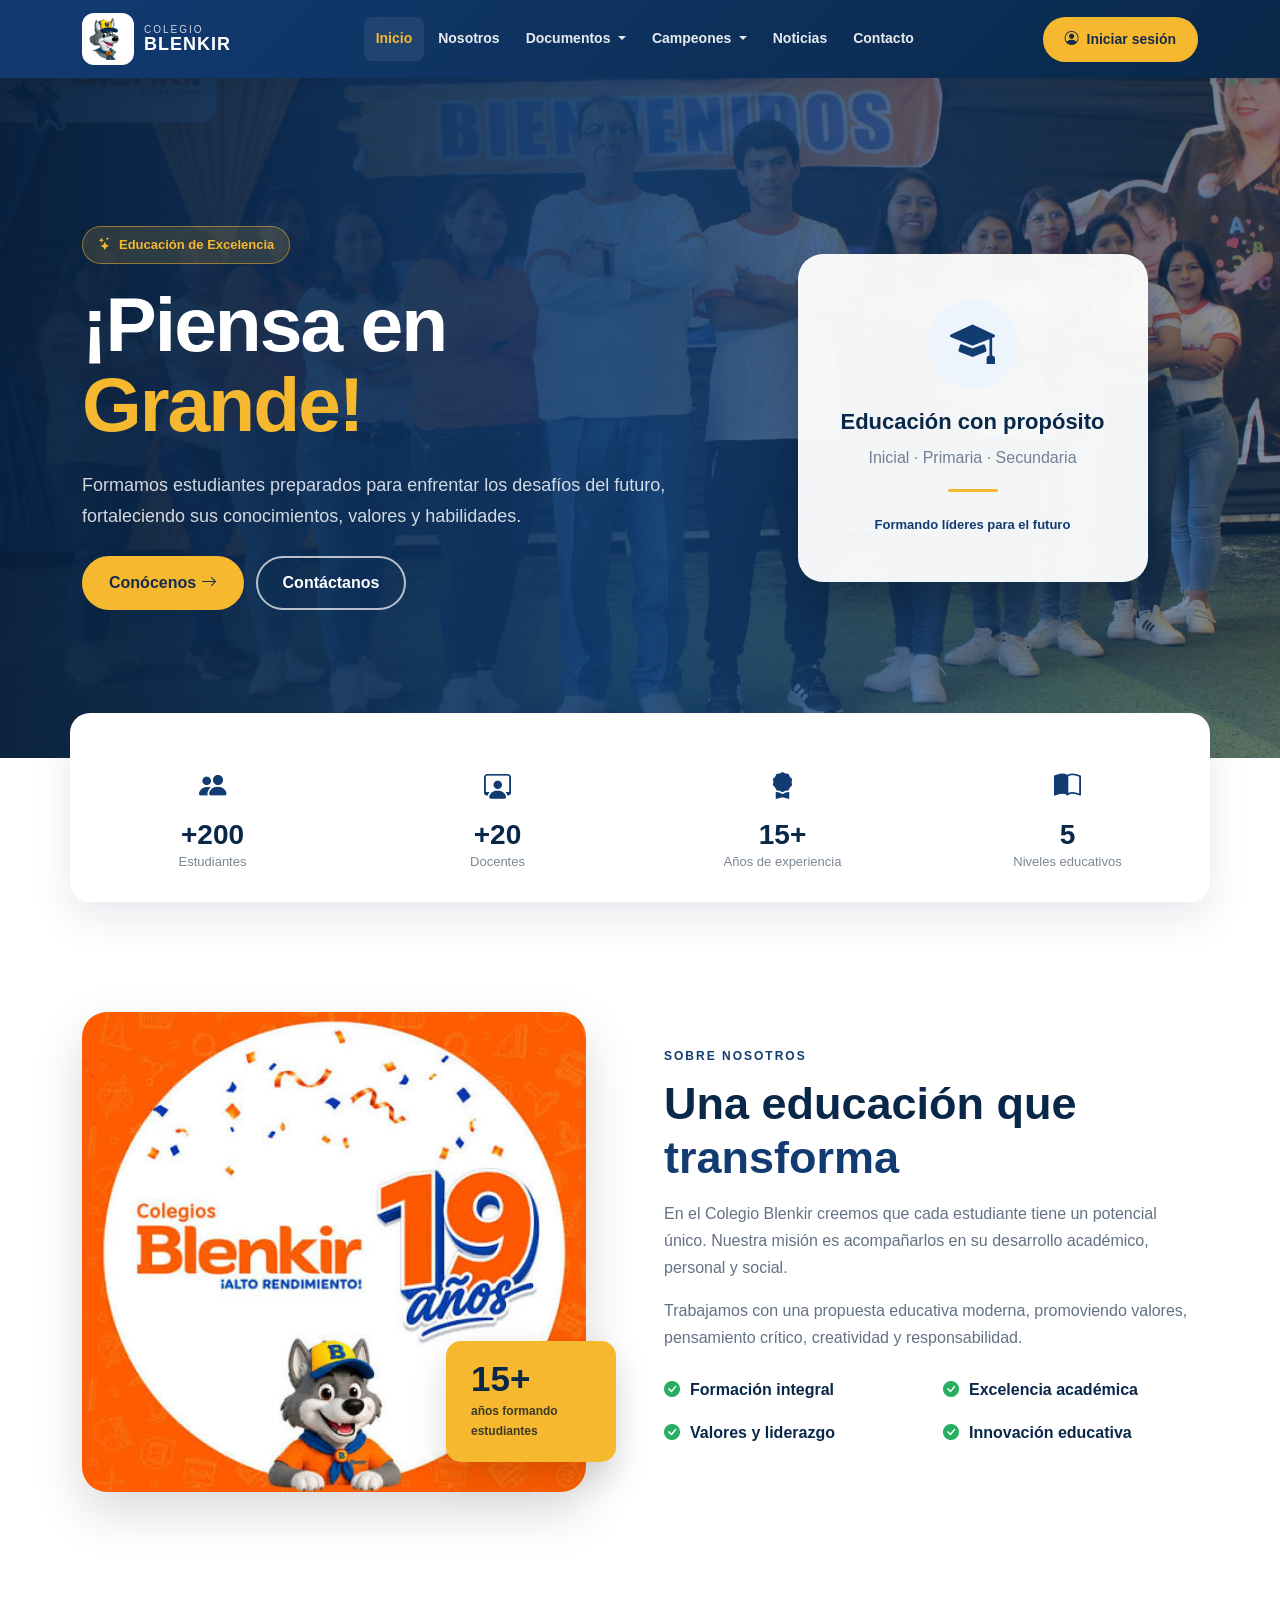
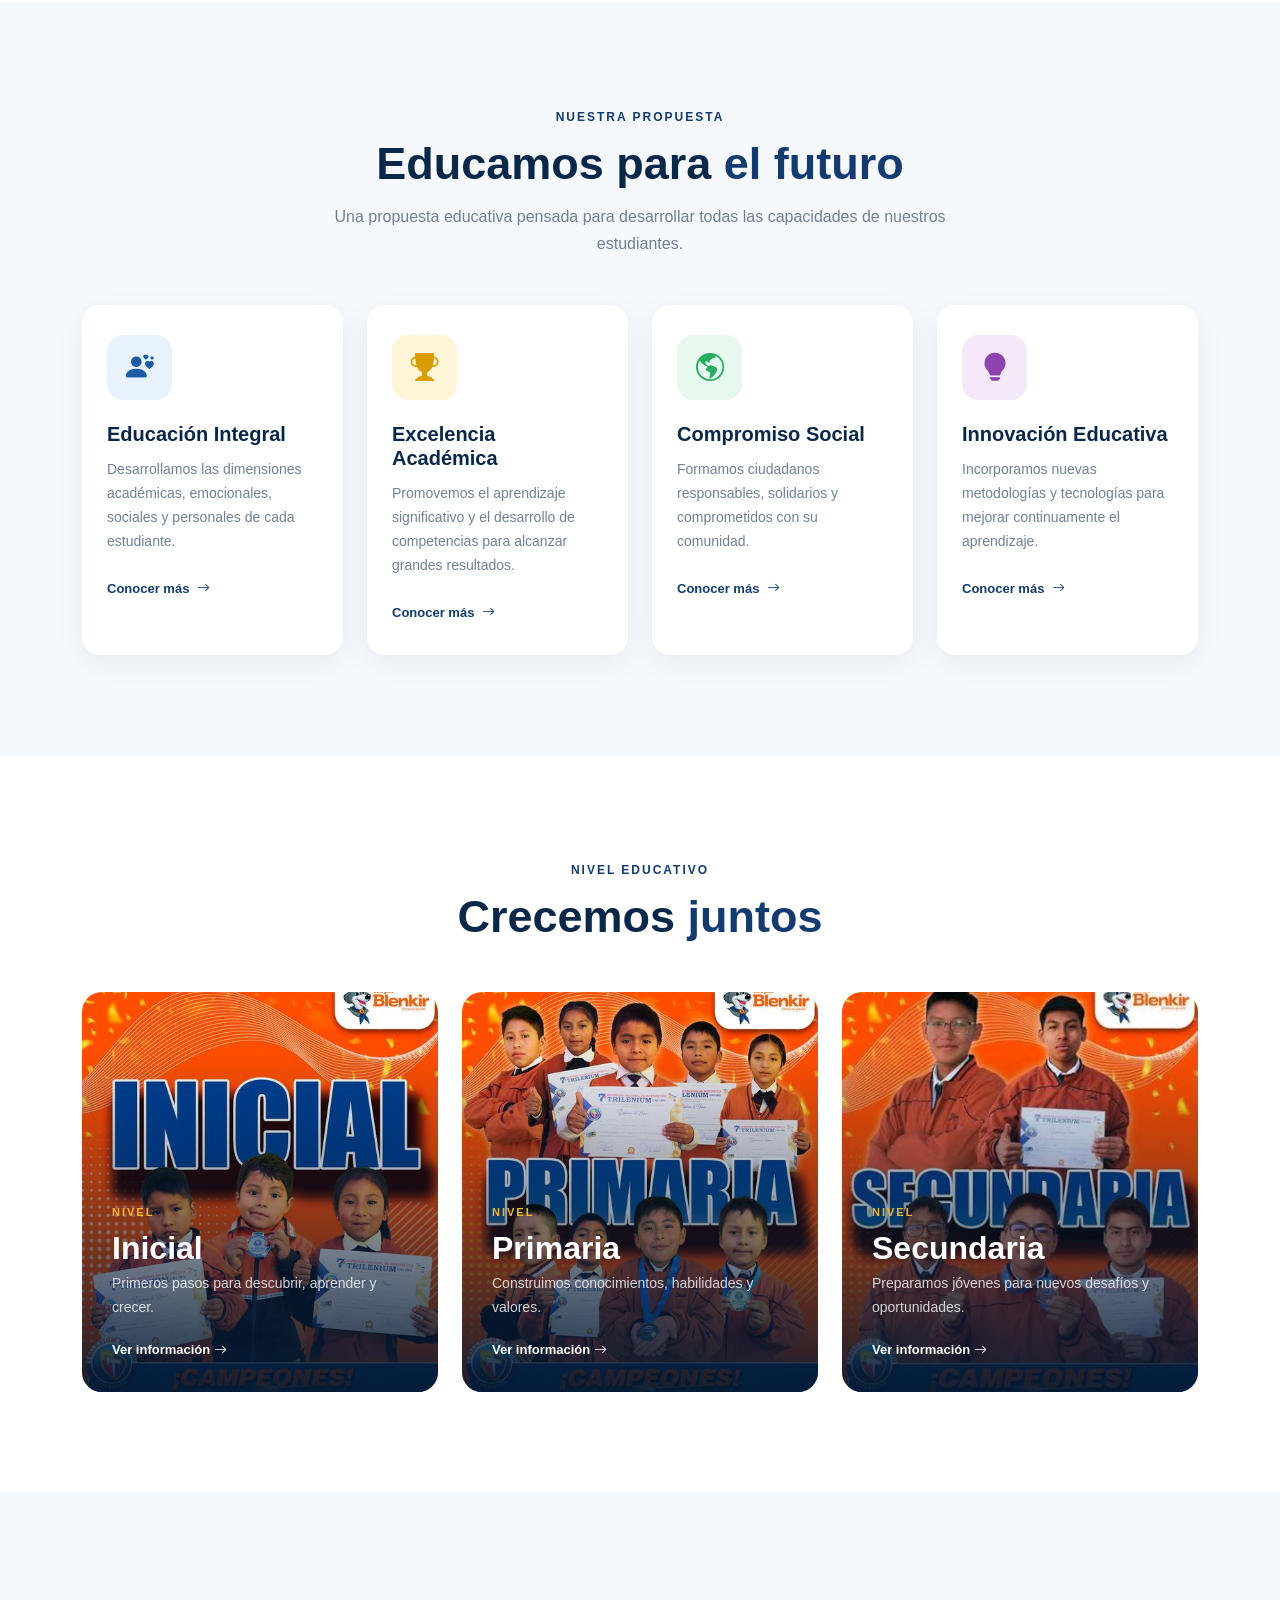
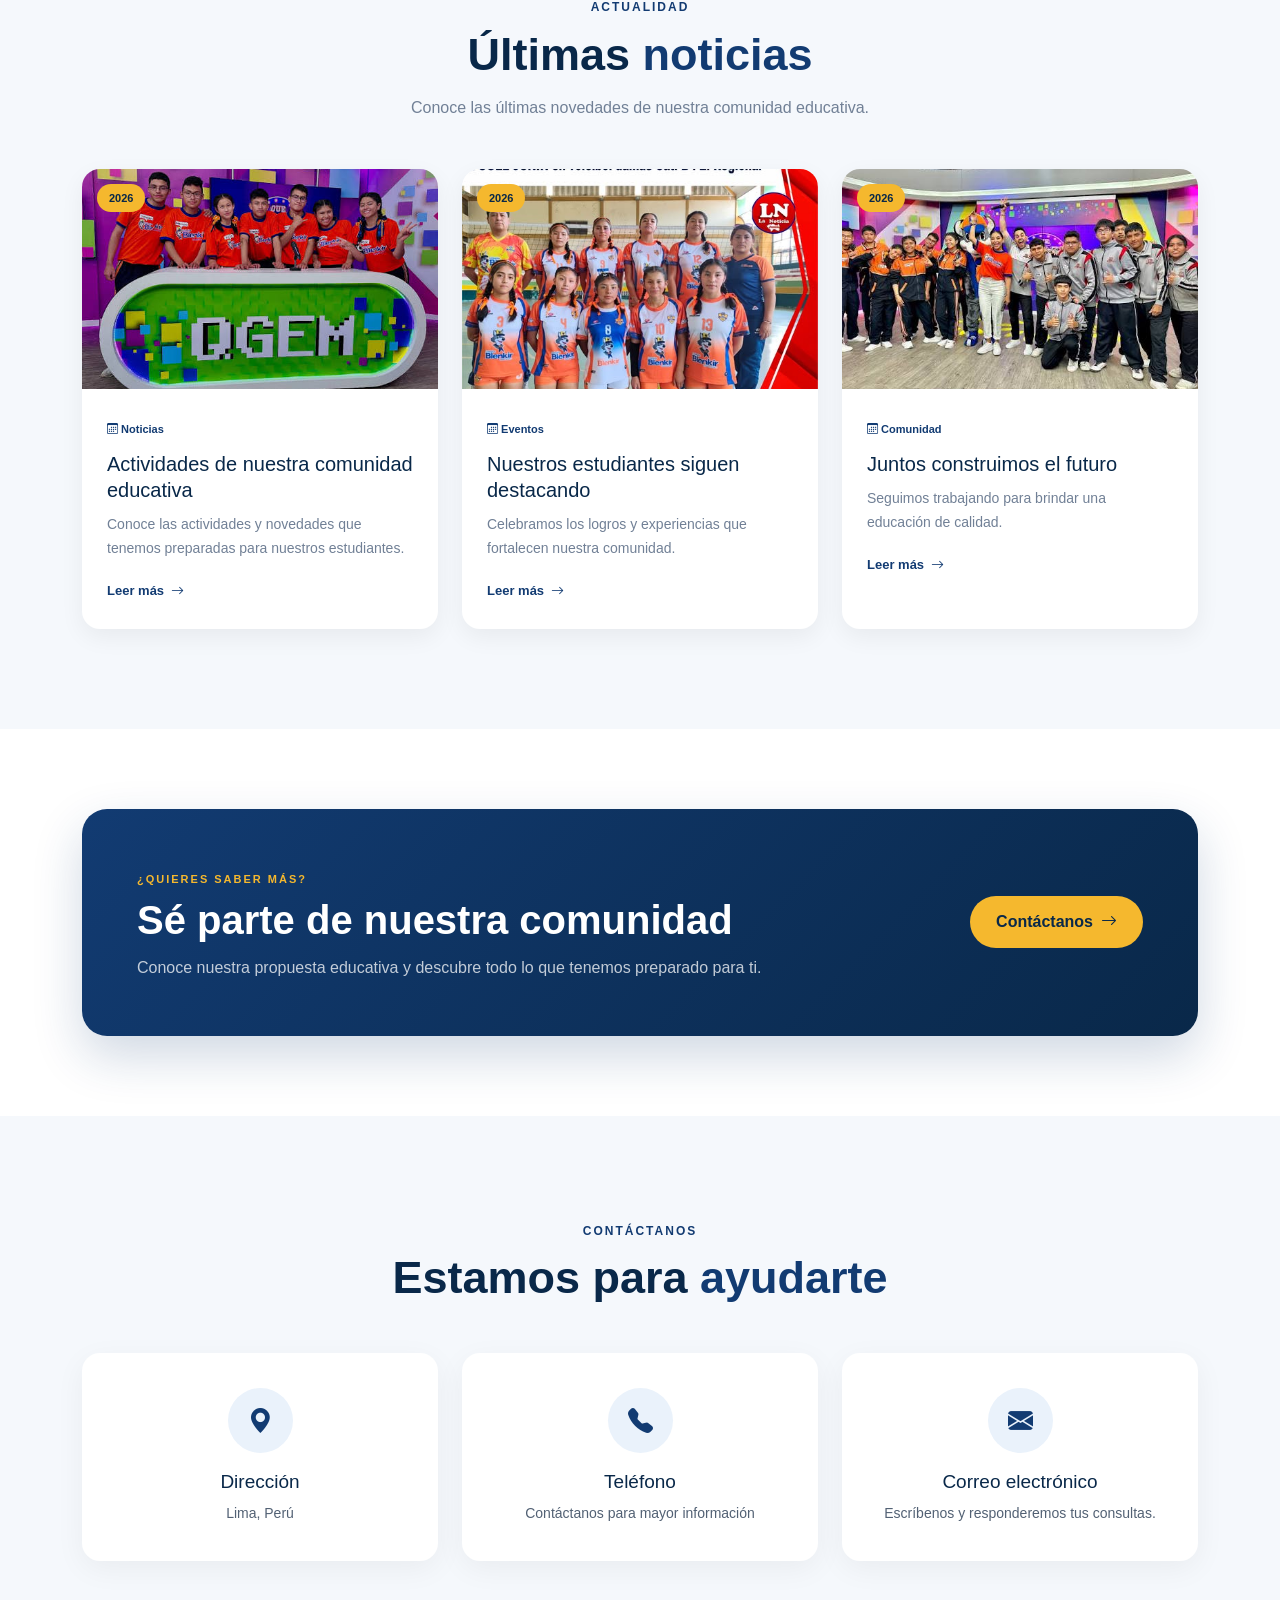
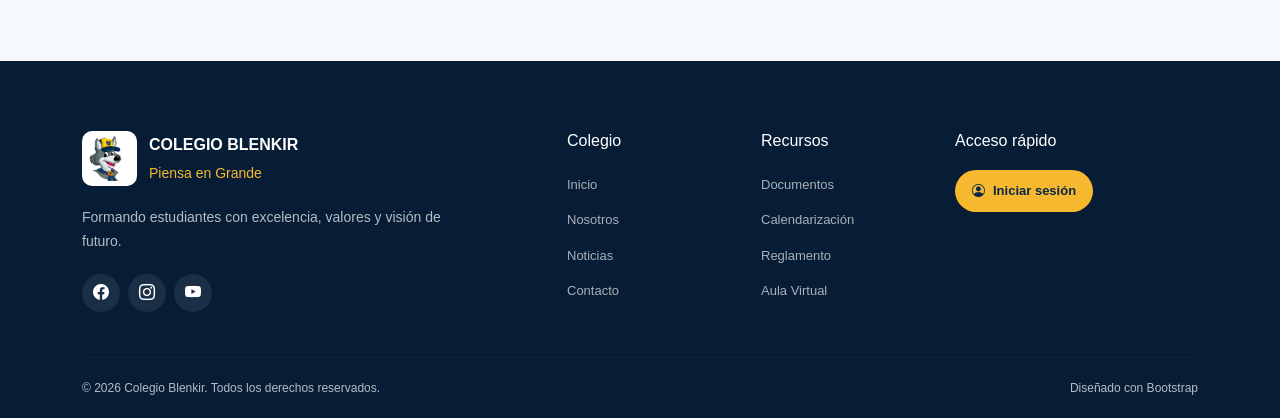
<file: v3/pagInicio.html>
<!DOCTYPE html>
<html lang="es">

<head>
    <meta charset="UTF-8">
    <meta name="viewport" content="width=device-width, initial-scale=1.0">

    <title>Colegio Blenkir | Educación de Excelencia</title>

    <meta name="description"
        content="Colegio Blenkir - Educación integral, excelencia académica, innovación y valores.">

    <!-- Bootstrap 5 -->
    <link href="https://cdn.jsdelivr.net/npm/bootstrap@5.3.8/dist/css/bootstrap.min.css" rel="stylesheet">

    <!-- Bootstrap Icons -->
    <link href="https://cdn.jsdelivr.net/npm/bootstrap-icons@1.11.3/font/bootstrap-icons.min.css" rel="stylesheet">

    <!-- CSS propio -->
    <link rel="stylesheet" href="inicio.css">
</head>

<body>

    <!-- =========================================================
     NAVBAR
========================================================= -->

    <nav class="navbar navbar-expand-lg navbar-dark navbar-blenkir sticky-top">

        <div class="container">

            <!-- LOGO -->
            <a class="navbar-brand d-flex align-items-center" href="#inicio">

                <div class="logo-container">
                    <img src="img/logo.png" alt="Colegio Blenkir" class="logo">
                </div>

                <div class="brand-text">
                    <span class="brand-title">COLEGIO</span>
                    <span class="brand-name">BLENKIR</span>
                </div>

            </a>


            <!-- BOTÓN MOBILE -->

            <button class="navbar-toggler" type="button" data-bs-toggle="collapse" data-bs-target="#menuPrincipal"
                aria-controls="menuPrincipal" aria-expanded="false" aria-label="Abrir menú">
                <span class="navbar-toggler-icon"></span>
            </button>


            <!-- MENU -->

            <div class="collapse navbar-collapse" id="menuPrincipal">

                <ul class="navbar-nav mx-auto mb-2 mb-lg-0">

                    <li class="nav-item">
                        <a class="nav-link active" href="#inicio">
                            Inicio
                        </a>
                    </li>

                    <li class="nav-item">
                        <a class="nav-link" href="#nosotros">
                            Nosotros
                        </a>
                    </li>

                    <li class="nav-item dropdown">

                        <a class="nav-link dropdown-toggle" href="#" role="button" data-bs-toggle="dropdown">
                            Documentos
                        </a>

                        <ul class="dropdown-menu">

                            <li>
                                <a class="dropdown-item" href="#">
                                    Calendarización
                                </a>
                            </li>

                            <li>
                                <a class="dropdown-item" href="#">
                                    Reglamento Interno
                                </a>
                            </li>

                            <li>
                                <a class="dropdown-item" href="#">
                                    Boletín Informativo
                                </a>
                            </li>

                            <li>
                                <a class="dropdown-item" href="#">
                                    Circular Informativa
                                </a>
                            </li>

                        </ul>

                    </li>


                    <li class="nav-item dropdown">

                        <a class="nav-link dropdown-toggle" href="#" role="button" data-bs-toggle="dropdown">
                            Campeones
                        </a>

                        <ul class="dropdown-menu">

                            <li>
                                <a class="dropdown-item" href="#">
                                    Inicial
                                </a>
                            </li>

                            <li>
                                <a class="dropdown-item" href="#">
                                    Primaria
                                </a>
                            </li>

                            <li>
                                <a class="dropdown-item" href="#">
                                    Secundaria
                                </a>
                            </li>

                        </ul>

                    </li>


                    <li class="nav-item">
                        <a class="nav-link" href="#noticias">
                            Noticias
                        </a>
                    </li>


                    <li class="nav-item">
                        <a class="nav-link" href="#contacto">
                            Contacto
                        </a>
                    </li>

                </ul>


                <!-- LOGIN -->

                <div class="login-area">

                    <a href="index.html" class="btn btn-login">
                        <i class="bi bi-person-circle"></i>
                        Iniciar sesión
                    </a>


                </div>

            </div>

        </div>

    </nav>


    <!-- =========================================================
     HERO
========================================================= -->

    <section id="inicio" class="hero-section">

        <div class="hero-overlay"></div>

        <div class="container hero-content">

            <div class="row align-items-center">

                <div class="col-lg-7">

                    <span class="hero-badge">
                        <i class="bi bi-stars"></i>
                        Educación de Excelencia
                    </span>


                    <h1>
                        ¡Piensa en
                        <span>Grande!</span>
                    </h1>


                    <p class="hero-description">

                        Formamos estudiantes preparados para enfrentar
                        los desafíos del futuro, fortaleciendo sus
                        conocimientos, valores y habilidades.

                    </p>


                    <div class="hero-buttons">

                        <a href="#nosotros" class="btn btn-primary-custom">
                            Conócenos
                            <i class="bi bi-arrow-right"></i>
                        </a>


                        <a href="#contacto" class="btn btn-outline-light-custom">
                            Contáctanos
                        </a>

                    </div>

                </div>


                <div class="col-lg-5">

                    <div class="hero-card">

                        <div class="hero-icon">

                            <i class="bi bi-mortarboard-fill"></i>

                        </div>

                        <h3>
                            Educación con propósito
                        </h3>

                        <p>
                            Inicial · Primaria · Secundaria
                        </p>

                        <div class="hero-card-line"></div>

                        <span>
                            Formando líderes para el futuro
                        </span>

                    </div>

                </div>

            </div>

        </div>

    </section>


    <!-- =========================================================
     STATS
========================================================= -->

    <section class="stats-section">

        <div class="container">

            <div class="row g-4 text-center">

                <div class="col-6 col-lg-3">

                    <div class="stat-item">

                        <i class="bi bi-people-fill"></i>

                        <h3>+200</h3>

                        <p>Estudiantes</p>

                    </div>

                </div>


                <div class="col-6 col-lg-3">

                    <div class="stat-item">

                        <i class="bi bi-person-workspace"></i>

                        <h3>+20</h3>

                        <p>Docentes</p>

                    </div>

                </div>


                <div class="col-6 col-lg-3">

                    <div class="stat-item">

                        <i class="bi bi-award-fill"></i>

                        <h3>15+</h3>

                        <p>Años de experiencia</p>

                    </div>

                </div>


                <div class="col-6 col-lg-3">

                    <div class="stat-item">

                        <i class="bi bi-book-half"></i>

                        <h3>5</h3>

                        <p>Niveles educativos</p>

                    </div>

                </div>

            </div>

        </div>

    </section>


    <!-- =========================================================
     NOSOTROS
========================================================= -->

    <section id="nosotros" class="section-padding">

        <div class="container">

            <div class="row align-items-center g-5">

                <div class="col-lg-6">

                    <div class="section-image">

                        <img src="img/colegio.jpg" alt="Colegio Blenkir">

                        <div class="experience-card">

                            <strong>15+</strong>

                            <span>
                                años formando
                                estudiantes
                            </span>

                        </div>

                    </div>

                </div>


                <div class="col-lg-6">

                    <span class="section-subtitle">
                        SOBRE NOSOTROS
                    </span>

                    <h2 class="section-title">
                        Una educación que
                        <span>transforma</span>
                    </h2>

                    <p class="section-text">

                        En el Colegio Blenkir creemos que cada estudiante
                        tiene un potencial único. Nuestra misión es
                        acompañarlos en su desarrollo académico, personal
                        y social.

                    </p>


                    <p class="section-text">

                        Trabajamos con una propuesta educativa moderna,
                        promoviendo valores, pensamiento crítico,
                        creatividad y responsabilidad.

                    </p>


                    <div class="row mt-4">

                        <div class="col-sm-6 mb-3">

                            <div class="check-item">

                                <i class="bi bi-check-circle-fill"></i>

                                <span>
                                    Formación integral
                                </span>

                            </div>

                        </div>


                        <div class="col-sm-6 mb-3">

                            <div class="check-item">

                                <i class="bi bi-check-circle-fill"></i>

                                <span>
                                    Excelencia académica
                                </span>

                            </div>

                        </div>


                        <div class="col-sm-6 mb-3">

                            <div class="check-item">

                                <i class="bi bi-check-circle-fill"></i>

                                <span>
                                    Valores y liderazgo
                                </span>

                            </div>

                        </div>


                        <div class="col-sm-6 mb-3">

                            <div class="check-item">

                                <i class="bi bi-check-circle-fill"></i>

                                <span>
                                    Innovación educativa
                                </span>

                            </div>

                        </div>

                    </div>

                </div>

            </div>

        </div>

    </section>


    <!-- =========================================================
     PROPUESTA EDUCATIVA
========================================================= -->

    <section class="education-section">

        <div class="container">

            <div class="section-heading text-center">

                <span class="section-subtitle">
                    NUESTRA PROPUESTA
                </span>

                <h2 class="section-title">
                    Educamos para
                    <span>el futuro</span>
                </h2>

                <p>
                    Una propuesta educativa pensada para desarrollar
                    todas las capacidades de nuestros estudiantes.
                </p>

            </div>


            <div class="row g-4 mt-4">


                <!-- CARD 1 -->

                <div class="col-md-6 col-lg-3">

                    <div class="feature-card">

                        <div class="feature-icon blue">

                            <i class="bi bi-person-hearts"></i>

                        </div>

                        <h3>
                            Educación Integral
                        </h3>

                        <p>
                            Desarrollamos las dimensiones académicas,
                            emocionales, sociales y personales de cada
                            estudiante.
                        </p>

                        <a href="#">
                            Conocer más
                            <i class="bi bi-arrow-right"></i>
                        </a>

                    </div>

                </div>


                <!-- CARD 2 -->

                <div class="col-md-6 col-lg-3">

                    <div class="feature-card">

                        <div class="feature-icon yellow">

                            <i class="bi bi-trophy-fill"></i>

                        </div>

                        <h3>
                            Excelencia Académica
                        </h3>

                        <p>
                            Promovemos el aprendizaje significativo y
                            el desarrollo de competencias para alcanzar
                            grandes resultados.
                        </p>

                        <a href="#">
                            Conocer más
                            <i class="bi bi-arrow-right"></i>
                        </a>

                    </div>

                </div>


                <!-- CARD 3 -->

                <div class="col-md-6 col-lg-3">

                    <div class="feature-card">

                        <div class="feature-icon green">

                            <i class="bi bi-globe-americas"></i>

                        </div>

                        <h3>
                            Compromiso Social
                        </h3>

                        <p>
                            Formamos ciudadanos responsables,
                            solidarios y comprometidos con su
                            comunidad.
                        </p>

                        <a href="#">
                            Conocer más
                            <i class="bi bi-arrow-right"></i>
                        </a>

                    </div>

                </div>


                <!-- CARD 4 -->

                <div class="col-md-6 col-lg-3">

                    <div class="feature-card">

                        <div class="feature-icon purple">

                            <i class="bi bi-lightbulb-fill"></i>

                        </div>

                        <h3>
                            Innovación Educativa
                        </h3>

                        <p>
                            Incorporamos nuevas metodologías y
                            tecnologías para mejorar continuamente
                            el aprendizaje.
                        </p>

                        <a href="#">
                            Conocer más
                            <i class="bi bi-arrow-right"></i>
                        </a>

                    </div>

                </div>

            </div>

        </div>

    </section>


    <!-- =========================================================
     NIVELES
========================================================= -->

    <section class="levels-section">

        <div class="container">

            <div class="section-heading text-center">

                <span class="section-subtitle">
                    NIVEL EDUCATIVO
                </span>

                <h2 class="section-title">
                    Crecemos
                    <span>juntos</span>
                </h2>

            </div>


            <div class="row g-4 mt-4">


                <div class="col-md-4">

                    <div class="level-card level-inicial">

                        <div class="level-overlay"></div>

                        <div class="level-content">

                            <span>
                                NIVEL
                            </span>

                            <h3>
                                Inicial
                            </h3>

                            <p>
                                Primeros pasos para descubrir,
                                aprender y crecer.
                            </p>

                            <a href="#">
                                Ver información
                                <i class="bi bi-arrow-right"></i>
                            </a>

                        </div>

                    </div>

                </div>


                <div class="col-md-4">

                    <div class="level-card level-primaria">

                        <div class="level-overlay"></div>

                        <div class="level-content">

                            <span>
                                NIVEL
                            </span>

                            <h3>
                                Primaria
                            </h3>

                            <p>
                                Construimos conocimientos,
                                habilidades y valores.
                            </p>

                            <a href="#">
                                Ver información
                                <i class="bi bi-arrow-right"></i>
                            </a>

                        </div>

                    </div>

                </div>


                <div class="col-md-4">

                    <div class="level-card level-secundaria">

                        <div class="level-overlay"></div>

                        <div class="level-content">

                            <span>
                                NIVEL
                            </span>

                            <h3>
                                Secundaria
                            </h3>

                            <p>
                                Preparamos jóvenes para nuevos
                                desafíos y oportunidades.
                            </p>

                            <a href="#">
                                Ver información
                                <i class="bi bi-arrow-right"></i>
                            </a>

                        </div>

                    </div>

                </div>

            </div>

        </div>

    </section>


    <!-- =========================================================
     NOTICIAS
========================================================= -->

    <section id="noticias" class="news-section">

        <div class="container">

            <div class="section-heading text-center">

                <span class="section-subtitle">
                    ACTUALIDAD
                </span>

                <h2 class="section-title">
                    Últimas
                    <span>noticias</span>
                </h2>

                <p>
                    Conoce las últimas novedades de nuestra comunidad educativa.
                </p>

            </div>


            <div class="row g-4 mt-4">


                <div class="col-md-4">

                    <article class="news-card">

                        <div class="news-image">

                            <img src="img/noticia-1.jpg" alt="Noticia Blenkir">

                            <span class="news-date">
                                2026
                            </span>

                        </div>

                        <div class="news-content">

                            <small>
                                <i class="bi bi-calendar3"></i>
                                Noticias
                            </small>

                            <h3>
                                Actividades de nuestra comunidad educativa
                            </h3>

                            <p>
                                Conoce las actividades y novedades
                                que tenemos preparadas para nuestros
                                estudiantes.
                            </p>

                            <a href="#">
                                Leer más
                                <i class="bi bi-arrow-right"></i>
                            </a>

                        </div>

                    </article>

                </div>


                <div class="col-md-4">

                    <article class="news-card">

                        <div class="news-image">

                            <img src="img/noticia-2.jpg" alt="Actividades escolares">

                            <span class="news-date">
                                2026
                            </span>

                        </div>

                        <div class="news-content">

                            <small>
                                <i class="bi bi-calendar3"></i>
                                Eventos
                            </small>

                            <h3>
                                Nuestros estudiantes siguen destacando
                            </h3>

                            <p>
                                Celebramos los logros y experiencias
                                que fortalecen nuestra comunidad.
                            </p>

                            <a href="#">
                                Leer más
                                <i class="bi bi-arrow-right"></i>
                            </a>

                        </div>

                    </article>

                </div>


                <div class="col-md-4">

                    <article class="news-card">

                        <div class="news-image">

                            <img src="img/noticia-3.jpg" alt="Colegio Blenkir">

                            <span class="news-date">
                                2026
                            </span>

                        </div>

                        <div class="news-content">

                            <small>
                                <i class="bi bi-calendar3"></i>
                                Comunidad
                            </small>

                            <h3>
                                Juntos construimos el futuro
                            </h3>

                            <p>
                                Seguimos trabajando para brindar una
                                educación de calidad.
                            </p>

                            <a href="#">
                                Leer más
                                <i class="bi bi-arrow-right"></i>
                            </a>

                        </div>

                    </article>

                </div>

            </div>

        </div>

    </section>


    <!-- =========================================================
     CTA
========================================================= -->

    <section class="cta-section">

        <div class="container">

            <div class="cta-box">

                <div>

                    <span>
                        ¿QUIERES SABER MÁS?
                    </span>

                    <h2>
                        Sé parte de nuestra comunidad
                    </h2>

                    <p>
                        Conoce nuestra propuesta educativa y descubre
                        todo lo que tenemos preparado para ti.
                    </p>

                </div>


                <div>

                    <a href="#contacto" class="btn btn-cta">
                        Contáctanos
                        <i class="bi bi-arrow-right"></i>
                    </a>

                </div>

            </div>

        </div>

    </section>


    <!-- =========================================================
     CONTACTO
========================================================= -->

    <section id="contacto" class="contact-section">

        <div class="container">

            <div class="section-heading text-center">

                <span class="section-subtitle">
                    CONTÁCTANOS
                </span>

                <h2 class="section-title">
                    Estamos para
                    <span>ayudarte</span>
                </h2>

            </div>


            <div class="row g-4 mt-4">


                <div class="col-lg-4">

                    <div class="contact-card">

                        <div class="contact-icon">

                            <i class="bi bi-geo-alt-fill"></i>

                        </div>

                        <h3>
                            Dirección
                        </h3>

                        <p>
                            Lima, Perú
                        </p>

                    </div>

                </div>


                <div class="col-lg-4">

                    <div class="contact-card">

                        <div class="contact-icon">

                            <i class="bi bi-telephone-fill"></i>

                        </div>

                        <h3>
                            Teléfono
                        </h3>

                        <p>
                            Contáctanos para mayor información
                        </p>

                    </div>

                </div>


                <div class="col-lg-4">

                    <div class="contact-card">

                        <div class="contact-icon">

                            <i class="bi bi-envelope-fill"></i>

                        </div>

                        <h3>
                            Correo electrónico
                        </h3>

                        <p>
                            Escríbenos y responderemos tus consultas.
                        </p>

                    </div>

                </div>

            </div>

        </div>

    </section>


    <!-- =========================================================
     FOOTER
========================================================= -->

    <footer class="footer">

        <div class="container">

            <div class="row g-5">


                <div class="col-lg-5">

                    <div class="footer-brand">

                        <img src="img/logo.png" alt="Colegio Blenkir">

                        <div>

                            <strong>
                                COLEGIO BLENKIR
                            </strong>

                            <small>
                                Piensa en Grande
                            </small>

                        </div>

                    </div>


                    <p class="footer-description">

                        Formando estudiantes con excelencia,
                        valores y visión de futuro.

                    </p>


                    <div class="social-links">

                        <a href="https://www.facebook.com/" target="_blank" rel="noopener noreferrer"
                            aria-label="Facebook">
                            <i class="bi bi-facebook"></i>
                        </a>

                        <a href="https://www.instagram.com/" target="_blank" rel="noopener noreferrer"
                            aria-label="Instagram">
                            <i class="bi bi-instagram"></i>
                        </a>

                        <a href="https://www.youtube.com/" target="_blank" rel="noopener noreferrer"
                            aria-label="YouTube">
                            <i class="bi bi-youtube"></i>
                        </a>

                    </div>

                </div>


                <div class="col-6 col-lg-2">

                    <h4>
                        Colegio
                    </h4>

                    <ul>

                        <li>
                            <a href="#inicio">
                                Inicio
                            </a>
                        </li>

                        <li>
                            <a href="#nosotros">
                                Nosotros
                            </a>
                        </li>

                        <li>
                            <a href="#noticias">
                                Noticias
                            </a>
                        </li>

                        <li>
                            <a href="#contacto">
                                Contacto
                            </a>
                        </li>

                    </ul>

                </div>


                <div class="col-6 col-lg-2">

                    <h4>
                        Recursos
                    </h4>

                    <ul>

                        <li>
                            <a href="#">
                                Documentos
                            </a>
                        </li>

                        <li>
                            <a href="#">
                                Calendarización
                            </a>
                        </li>

                        <li>
                            <a href="#">
                                Reglamento
                            </a>
                        </li>

                        <li>
                            <a href="#">
                                Aula Virtual
                            </a>
                        </li>

                    </ul>

                </div>


                <div class="col-lg-3">

                    <h4>
                        Acceso rápido
                    </h4>

                    <a href="/login" class="footer-login">
                        <i class="bi bi-person-circle"></i>

                        Iniciar sesión

                    </a>

                </div>

            </div>


            <hr>


            <div class="footer-bottom">

                <p>
                    © 2026 Colegio Blenkir.
                    Todos los derechos reservados.
                </p>

                <p>
                    Diseñado con Bootstrap
                </p>

            </div>

        </div>

    </footer>


    <!-- Bootstrap JS -->

    <script src="https://cdn.jsdelivr.net/npm/bootstrap@5.3.8/dist/js/bootstrap.bundle.min.js"></script>


    <!-- =========================================================
     SCROLL NAVBAR
========================================================= -->

    <script>

        window.addEventListener("scroll", function () {

            const navbar = document.querySelector(".navbar-blenkir");

            if (window.scrollY > 50) {

                navbar.classList.add("navbar-scrolled");

            } else {

                navbar.classList.remove("navbar-scrolled");

            }

        });

    </script>

</body>

</html>
</file>
<file: v3/styles.css>
:root {
    --ink: #1E2A26;
    --ink-soft: #4B5C55;
    --paper: #FBF6F3;
    --paper-raised: #FFFFFF;
    --line: #ECD9CE;
    --brass: #F4460B;
    --brass-dark: #C93A09;
    --brass-light: #FDE3D9;
    --pine: #023CAE;
    --pine-light: #E2EAF8;
    --pine-deep: #012868;
    --danger: #C93A09;
    --danger-light: #FDE3D9;
    --radius: 10px;
    --font-display: "Fraunces", serif;
    --font-body: "Inter", sans-serif;
    --sidebar-w: 240px;
    --brand-blue: #123b72;
    --brand-deep: #071d36;
    --brand-orange: #ff6b00;
    --brand-orange-dark: #dc5700;
    --brand-light: #f5f8fc;
    --brand-line: #e3eaf2;
}

* {
    box-sizing: border-box;
}
html,
body {
    height: 100%;
}

body {
    margin: 0;
    background: #f6f8fb;
    color: #172b4d;
    font-family: var(--font-body);
}

/* ============================================================
   LOGIN
============================================================ */
.login-screen {
    min-height: 100vh;
    display: flex;
    align-items: center;
    justify-content: center;
    background: radial-gradient(circle at top, var(--brass) 0%, var(--brass-dark) 65%);
    padding: 1.5rem;
}

.login-card {
    background: var(--paper-raised);
    border-radius: 14px;
    padding: 2.5rem 2rem;
    width: 100%;
    max-width: 380px;
    text-align: center;
    box-shadow: 0 20px 50px rgba(0, 0, 0, 0.25);
}

.login-title {
    font-family: var(--font-display);
    font-weight: 700;
    font-size: 1.6rem;
    color: var(--brass);
    margin-bottom: 2px;
}

.login-sub {
    font-size: 0.82rem;
    color: var(--pine);
    font-weight: 700;
    text-transform: uppercase;
    letter-spacing: 1px;
}

.login-error {
    background: var(--danger-light);
    color: var(--danger);
    font-size: 0.82rem;
    padding: 8px 12px;
    border-radius: 8px;
    text-align: left;
}

.login-hint {
    font-size: 0.72rem;
    color: var(--ink-soft);
    line-height: 1.6;
}

.login-hint code {
    color: var(--brass-dark);
    background: var(--brass-light);
    padding: 1px 6px;
    border-radius: 4px;
}

/* ============================================================
   TOPBAR
============================================================ */
.topbar {
    min-height: 72px;
    background: #fff;
    color: var(--brand-blue);
    border-bottom: 1px solid var(--brand-line);
    box-shadow: 0 2px 12px rgba(7, 29, 54, .06);
}

.topbar .btn-outline-light {
    color: var(--brand-blue);
    border-color: var(--brand-line);
    background: #fff;
}

.topbar .btn-outline-light:hover {
    color: #fff;
    background: var(--brand-orange);
    border-color: var(--brand-orange);
}

.brand-name {
    color: var(--brand-blue);
    font-family: "Inter", sans-serif;
    font-weight: 800;
    letter-spacing: -.3px;
}

.brand-sub {
    color: #6b7a90;
    text-transform: none;
    letter-spacing: 0;
}

.brand-mark {
    width: 42px;
    height: 42px;
    min-width: 42px;
    min-height: 42px;
    border-radius: 50%;
    overflow: hidden;
    border: 1px solid var(--brand-line);
    box-shadow: 0 3px 12px rgba(7, 29, 54, .08);
    display: flex;
    align-items: center;
    justify-content: center;
    flex-shrink: 0;
    background: #fff;
}

.brand-mark img {
    width: 100%;
    height: 100%;
    object-fit: cover;
    display: block;
}

.brand-mark-sm {
    width: 36px;
    height: 36px;
    min-width: 36px;
    min-height: 36px;
    font-size: 16px;
}

.user-chip {
    display: flex;
    flex-direction: column;
    align-items: flex-end;
    font-size: 0.85rem;
    color: var(--brand-blue);
    line-height: 1.3;
}

.badge-rol {
    font-size: 0.68rem;
    color: var(--brand-orange);
    text-transform: uppercase;
    letter-spacing: 0.6px;
    font-weight: 700;
}

/* ============================================================
   APP BODY / SIDEBAR
============================================================ */
.app-body {
    display: flex;
    align-items: stretch;
    min-height: calc(100vh - 72px);
}

.sidebar {
    width: var(--sidebar-w);
    flex-shrink: 0;
    background: linear-gradient(180deg, #092849 0%, #071d36 100%);
    padding: 1rem .75rem;
}

.side-link {
    display: flex;
    align-items: center;
    gap: .7rem;
    background: transparent;
    border: none;
    text-align: left;
    color: #cbd7e6;
    font-size: 0.9rem;
    font-weight: 600;
    padding: 0.65rem 0.9rem;
    border-radius: 9px;
    cursor: pointer;
    transition: background .15s ease, color .15s ease;
    min-height: 44px;
}

.side-link i {
    width: 20px;
    text-align: center;
    font-size: 1rem;
}

.side-link:hover {
    background: rgba(255, 255, 255, .08);
    color: #fff;
}

.side-link.active {
    background: var(--brand-orange);
    color: #fff;
    box-shadow: 0 6px 14px rgba(255, 107, 0, .25);
}

.side-link.active:hover {
    background: var(--brand-orange);
}

/* Sidebar mobile */
.sidebar-backdrop {
    position: fixed;
    inset: 0;
    background: rgba(0, 0, 0, 0.35);
    z-index: 20;
}

@media (max-width: 991px) {
    .sidebar {
        position: fixed;
        top: 0;
        left: 0;
        height: 100vh;
        z-index: 30;
        transform: translateX(-100%);
        transition: transform .2s ease;
        padding-top: 5rem;
        box-shadow: 4px 0 20px rgba(0, 0, 0, 0.25);
    }
    .sidebar.open {
        transform: translateX(0);
    }
    .main-content {
        padding: 1.5rem 1rem 2.5rem;
    }
}

/* ============================================================
   MAIN CONTENT / VIEWS
============================================================ */
.main-content {
    flex: 1;
    min-width: 0;
    padding: 1.8rem 2rem 3rem;
}

.view {
    display: none;
}
.view.active {
    display: block;
    animation: fadeIn .25s ease;
}

@keyframes fadeIn {
    from {
        opacity: 0;
        transform: translateY(4px);
    }
    to {
        opacity: 1;
        transform: translateY(0);
    }
}

.view-title {
    color: var(--brand-blue);
    font-family: "Inter", sans-serif;
    font-weight: 800;
    font-size: 1.65rem;
    margin-bottom: 2px;
}

.view-sub {
    color: #718096;
    font-size: 0.88rem;
    margin-bottom: 1.5rem;
}

/* ============================================================
   DASHBOARD
============================================================ */
.dashboard-heading {
    display: flex;
    align-items: flex-start;
    justify-content: space-between;
    gap: 1rem;
    margin-bottom: 1.25rem;
}

.dashboard-eyebrow {
    color: var(--brand-orange);
    font-size: .7rem;
    font-weight: 800;
    letter-spacing: 1.5px;
    text-transform: uppercase;
}

.dashboard-date,
.dashboard-role-badge {
    display: inline-flex;
    align-items: center;
    gap: .45rem;
    padding: .55rem .85rem;
    border: 1px solid var(--brand-line);
    border-radius: 999px;
    background: #fff;
    color: var(--brand-blue);
    font-size: .78rem;
    font-weight: 700;
}

.dashboard-role-badge.student {
    color: #1769aa;
}

/* Tarjetas de estadísticas */
.dashboard-grid {
    display: flex;
    flex-wrap: wrap;
    gap: 1rem;
}

.dash-card {
    flex: 1 1 200px;
    max-width: 260px;
    background: var(--paper-raised);
    border: 1px solid var(--brand-line);
    border-radius: 14px;
    padding: 1.15rem;
    display: flex;
    flex-direction: column;
    align-items: flex-start;
    gap: 6px;
    cursor: pointer;
    text-align: left;
    transition: transform .15s ease, box-shadow .15s ease, border-color .15s ease;
    position: relative;
    overflow: hidden;
    min-height: 150px;
}

.dash-card::after {
    content: "";
    position: absolute;
    inset: auto 0 0 0;
    height: 3px;
    background: var(--brand-orange);
    opacity: .9;
}

.dash-card:hover {
    transform: translateY(-3px);
    border-color: var(--brand-orange);
    box-shadow: 0 10px 24px rgba(30, 42, 38, 0.08);
}

.dash-icon {
    width: 42px;
    height: 42px;
    border-radius: 12px;
    display: flex;
    align-items: center;
    justify-content: center;
    background: #edf4fc;
    color: var(--brand-blue);
    font-size: 1.1rem;
}

.accent-green .dash-icon {
    background: #e8f7ef;
    color: #1e9b60;
}
.accent-purple .dash-icon {
    background: #f1ebfa;
    color: #7045a5;
}
.accent-orange .dash-icon {
    background: #fff0e6;
    color: var(--brand-orange);
}

.dash-label {
    color: #66758a;
    font-size: .78rem;
    font-weight: 700;
}

.dash-count {
    color: var(--brand-blue);
    font-family: "Inter", sans-serif;
    font-size: 1.8rem;
    font-weight: 800;
}

/* Columnas dashboard */
.dashboard-columns {
    display: grid;
    grid-template-columns: minmax(0, 1.55fr) minmax(300px, .8fr);
    gap: 1rem;
    margin-bottom: 1rem;
}

.panel-card {
    background: var(--paper-raised);
    border: 1px solid var(--brand-line);
    border-radius: 14px;
    padding: 1.5rem;
    box-shadow: 0 4px 18px rgba(7, 29, 54, .04);
}

.panel-heading-row {
    display: flex;
    align-items: center;
    justify-content: space-between;
    gap: 1rem;
    margin-bottom: 1rem;
}

.panel-title {
    color: var(--brand-blue);
    font-family: "Inter", sans-serif;
    font-weight: 800;
    margin-bottom: 0;
}

.panel-heading-row small {
    color: #8995a7;
}

.btn-outline-brand {
    color: var(--brand-blue);
    border-color: #cfd9e6;
}

.btn-outline-brand:hover {
    color: #fff;
    background: var(--brand-blue);
    border-color: var(--brand-blue);
}

/* Mini stats */
.mini-stats {
    display: grid;
    grid-template-columns: repeat(4, 1fr);
    gap: .75rem;
}

.mini-stats>div {
    padding: 1rem;
    border: 1px solid var(--brand-line);
    border-radius: 10px;
    background: #fafcff;
}

.mini-stats span {
    display: block;
    color: #7b8798;
    font-size: .72rem;
    margin-bottom: .3rem;
}

.mini-stats strong {
    color: var(--brand-blue);
    font-size: 1.35rem;
}

/* Acciones rápidas */
.quick-actions {
    display: grid;
    grid-template-columns: repeat(2, 1fr);
    gap: .7rem;
}

.quick-action {
    min-height: 82px;
    border: 1px solid var(--brand-line);
    border-radius: 10px;
    background: #fff;
    color: var(--brand-blue);
    display: flex;
    align-items: center;
    gap: .7rem;
    padding: .8rem;
    text-align: left;
    font-size: .8rem;
    font-weight: 700;
    cursor: pointer;
    transition: .18s ease;
}

.quick-action i {
    font-size: 1.15rem;
    color: var(--brand-orange);
}

.quick-action:hover {
    transform: translateY(-2px);
    border-color: #ffbf91;
    box-shadow: 0 8px 20px rgba(7, 29, 54, .08);
}

/* ============================================================
   DASHBOARD DOCENTE (estilo imagen)
============================================================ */
.course-preview-row {
    display: flex;
    align-items: center;
    justify-content: space-between;
    gap: 1rem;
    padding: .85rem 0;
    border-bottom: 1px solid var(--brand-line);
}

.course-preview-row:last-child {
    border-bottom: 0;
}

.course-preview-row strong {
    display: block;
    color: var(--brand-blue);
}

.course-preview-row small,
.course-preview-row>span {
    color: #7b8798;
    font-size: .75rem;
}

.recent-activity-list .activity-item {
    padding: .6rem 0;
    border-bottom: 1px solid var(--brand-line);
    font-size: .82rem;
}

.recent-activity-list .activity-item:last-child {
    border-bottom: 0;
}

.recent-activity-list .activity-item .act-time {
    color: #7b8798;
    font-size: .7rem;
}

.upcoming-list .exam-item {
    display: flex;
    align-items: center;
    gap: .75rem;
    padding: .5rem 0;
    border-bottom: 1px solid var(--brand-line);
}

.upcoming-list .exam-item:last-child {
    border-bottom: 0;
}

.upcoming-list .exam-date {
    background: var(--brand-orange);
    color: #fff;
    border-radius: 8px;
    padding: .2rem .5rem;
    font-weight: 700;
    font-size: .7rem;
    text-align: center;
    min-width: 48px;
}

.upcoming-list .exam-date .day {
    font-size: 1.1rem;
    display: block;
}

.upcoming-list .exam-date .month {
    font-size: .6rem;
    text-transform: uppercase;
}

.upcoming-list .exam-info {
    flex: 1;
}

.upcoming-list .exam-info .exam-name {
    font-weight: 600;
    font-size: .82rem;
}

.upcoming-list .exam-info .exam-course {
    color: #7b8798;
    font-size: .7rem;
}

.exam-status {
    font-size: .65rem;
    color: #1e9b60;
    background: #e8f7ef;
    padding: .15rem .5rem;
    border-radius: 999px;
}

.message-list .msg-item {
    display: flex;
    gap: .7rem;
    padding: .6rem 0;
    border-bottom: 1px solid var(--brand-line);
}

.message-list .msg-item:last-child {
    border-bottom: 0;
}

.message-list .msg-avatar {
    width: 32px;
    height: 32px;
    border-radius: 50%;
    background: var(--brand-light);
    display: flex;
    align-items: center;
    justify-content: center;
    font-weight: 700;
    font-size: .7rem;
    color: var(--brand-blue);
    flex-shrink: 0;
}

.message-list .msg-body {
    flex: 1;
}

.message-list .msg-body .msg-sender {
    font-weight: 600;
    font-size: .82rem;
}

.message-list .msg-body .msg-preview {
    color: #7b8798;
    font-size: .75rem;
}

.message-list .msg-body .msg-time {
    color: #9aa6b8;
    font-size: .65rem;
}

/* ============================================================
   DASHBOARD ALUMNO (estilo imagen)
============================================================ */
.student-dashboard-layout {
    display: grid;
    grid-template-columns: minmax(0, 1.55fr) minmax(260px, .75fr);
    gap: 1rem;
}

.performance-card {
    text-align: center;
}

.student-average-circle {
    width: 145px;
    height: 145px;
    margin: .8rem auto 1rem;
    border-radius: 50%;
    border: 10px solid #e8f0fb;
    box-shadow: inset 0 0 0 1px #d3dfef;
    display: flex;
    flex-direction: column;
    justify-content: center;
    align-items: center;
}

.student-average-circle strong {
    color: var(--brand-blue);
    font-size: 2rem;
    font-weight: 800;
}

.student-average-circle span {
    color: #7b8798;
    font-size: .72rem;
}

.student-stats-mini {
    display: grid;
    grid-template-columns: 1fr 1fr;
    gap: .5rem;
    margin: .5rem 0;
}

.student-stats-mini div {
    padding: .5rem;
    border: 1px solid var(--brand-line);
    border-radius: 8px;
}

.student-stats-mini span {
    display: block;
    color: #7b8798;
    font-size: .65rem;
}

.student-stats-mini strong {
    color: var(--brand-blue);
    font-size: 1.1rem;
}

.performance-note {
    display: flex;
    align-items: flex-start;
    gap: .6rem;
    padding: .8rem;
    border-radius: 9px;
    background: #fff5e9;
    color: #8b5a25;
    font-size: .75rem;
    text-align: left;
}

.performance-note i {
    color: var(--brand-orange);
}

.attendance-by-course .attendance-item {
    display: flex;
    justify-content: space-between;
    padding: .4rem 0;
    border-bottom: 1px solid var(--brand-line);
}

.attendance-by-course .attendance-item:last-child {
    border-bottom: 0;
}

.attendance-by-course .attendance-item .course-name {
    font-weight: 600;
    font-size: .82rem;
}

.attendance-by-course .attendance-item .attendance-pct {
    font-weight: 700;
    font-size: .82rem;
}

.student-profile .profile-field {
    display: flex;
    justify-content: space-between;
    padding: .3rem 0;
    font-size: .82rem;
}

.student-profile .profile-field .field-label {
    color: #7b8798;
}

.student-profile .profile-field .field-value {
    font-weight: 600;
}

.academic-summary .summary-item {
    display: flex;
    justify-content: space-between;
    padding: .5rem 0;
    border-bottom: 1px solid var(--brand-line);
}

.academic-summary .summary-item:last-child {
    border-bottom: 0;
}

.academic-summary .summary-item .summary-label {
    color: #7b8798;
    font-size: .8rem;
}

.academic-summary .summary-item .summary-value {
    font-weight: 700;
    font-size: .9rem;
}

.announcement-list .announcement-item {
    padding: .6rem 0;
    border-bottom: 1px solid var(--brand-line);
}

.announcement-list .announcement-item:last-child {
    border-bottom: 0;
}

.announcement-list .announcement-item .ann-title {
    font-weight: 600;
    font-size: .82rem;
}

.announcement-list .announcement-item .ann-date {
    color: #7b8798;
    font-size: .7rem;
}

/* ============================================================
   VISTAS COMUNES (Estudiantes, Académica, Calificaciones, Asistencia)
============================================================ */
.section-flex {
    display: flex;
    gap: 1.5rem;
    align-items: flex-start;
    flex-wrap: wrap;
}

.form-card {
    flex: 1 1 300px;
    max-width: 340px;
}
.table-card {
    flex: 3 1 480px;
    min-width: 0;
}

@media (max-width: 860px) {
    .form-card,
    .table-card {
        max-width: 100%;
        flex: 1 1 100%;
    }
}

/* Subtabs */
.subtabs {
    display: flex;
    gap: 0.4rem;
    flex-wrap: wrap;
    border-bottom: 1px solid var(--brand-line);
    padding-bottom: 0;
}

.subtab-btn {
    background: transparent;
    border: none;
    font-weight: 600;
    font-size: 0.85rem;
    color: var(--ink-soft);
    padding: 0.55rem 0.3rem;
    border-bottom: 3px solid transparent;
    cursor: pointer;
    transition: color .15s ease, border-color .15s ease;
}

.subtab-btn:hover {
    color: var(--ink);
}
.subtab-btn.active {
    color: var(--brand-blue);
    border-bottom-color: var(--brand-orange);
}

.subpanel,
.subpanel-rep {
    display: none;
}
.subpanel.active,
.subpanel-rep.active {
    display: block;
    animation: fadeIn .2s ease;
}

/* Formularios */
.form-label {
    font-size: 0.8rem;
    font-weight: 600;
    color: var(--ink-soft);
    margin-bottom: 4px;
}

.form-control,
.form-select {
    border: 1px solid var(--brand-line);
    border-radius: 8px;
    padding: 0.55rem 0.75rem;
    font-size: 0.92rem;
    background: var(--paper);
}

.form-control:focus,
.form-select:focus {
    border-color: var(--brand-orange);
    box-shadow: 0 0 0 3px rgba(255, 107, 0, .2);
}

.search-input,
.filter-select {
    max-width: 240px;
}

.btn-brand {
    background: var(--brand-blue);
    border: 1px solid var(--brand-blue);
    color: #fff;
    font-weight: 600;
    padding: 0.6rem 1rem;
    border-radius: 8px;
    transition: background .15s ease;
}

.btn-brand:hover {
    background: #0a2d55;
    border-color: #0a2d55;
    color: #fff;
}

/* Tablas */
.table thead th {
    font-size: 0.7rem;
    text-transform: uppercase;
    letter-spacing: 0.6px;
    color: var(--ink-soft);
    border-bottom: 2px solid var(--brand-line);
    font-weight: 700;
    padding-bottom: 0.6rem;
}

.table td {
    border-color: var(--brand-line);
    font-size: 0.88rem;
    vertical-align: middle;
}
.table tbody tr:hover {
    background: var(--brand-light);
}

.grade-pill,
.score-pill,
.status-pill {
    display: inline-block;
    padding: 3px 10px;
    border-radius: 999px;
    font-size: 0.76rem;
    font-weight: 700;
    background: var(--brand-light);
    color: var(--brand-blue);
}

.score-pill.low,
.status-pill.inasistencia,
.status-pill.inactivo {
    background: var(--danger-light);
    color: var(--danger);
}
.score-pill.high {
    background: var(--brass-light);
    color: var(--brass-dark);
}
.status-pill.tardanza {
    background: var(--brass-light);
    color: var(--brass-dark);
}
.status-pill.presente,
.status-pill.activo {
    background: var(--brand-light);
    color: var(--brand-blue);
}

.btn-icon {
    border: 1px solid var(--brand-line);
    background: var(--paper-raised);
    border-radius: 6px;
    min-width: 30px;
    height: 30px;
    display: inline-flex;
    align-items: center;
    justify-content: center;
    font-size: 0.85rem;
    color: var(--ink-soft);
    cursor: pointer;
    padding: 0 8px;
    transition: all .15s ease;
}

.btn-icon:hover {
    border-color: var(--brand-orange);
    color: var(--brand-orange);
}
.btn-icon.danger:hover {
    border-color: var(--danger);
    color: var(--danger);
}

.empty-state {
    text-align: center;
    color: var(--ink-soft);
    font-size: 0.86rem;
    padding: 1.5rem 0 0.5rem;
}

/* Promedio */
.promedio-box {
    display: flex;
    flex-direction: column;
    align-items: center;
    gap: 4px;
    background: var(--brand-blue);
    border-radius: var(--radius);
    padding: 1.1rem;
    text-align: center;
}

.promedio-label {
    font-size: 0.72rem;
    text-transform: uppercase;
    letter-spacing: 1px;
    color: #C9D6CE;
}
.promedio-valor {
    font-family: var(--font-display);
    font-size: 2.1rem;
    font-weight: 700;
    color: var(--brass-light);
}

.promedio-box-inline {
    margin-left: auto;
    padding: 0.7rem 1.4rem;
}

/* Alumno header */
.alumno-header {
    display: flex;
    align-items: center;
    gap: 1.1rem;
    flex-wrap: wrap;
}

.alumno-avatar {
    width: 56px;
    height: 56px;
    border-radius: 50%;
    background: var(--brand-light);
    display: flex;
    align-items: center;
    justify-content: center;
    font-size: 1.6rem;
    flex-shrink: 0;
}

.alumno-nombre {
    font-family: var(--font-display);
    font-weight: 600;
    font-size: 1.15rem;
    color: var(--brand-blue);
}

.alumno-meta {
    font-size: 0.85rem;
    color: var(--ink-soft);
}

/* Checkbox asignación */
.form-check-input:checked {
    background-color: var(--brand-blue);
    border-color: var(--brand-blue);
}

/* Toast */
.toast {
    background: var(--brand-blue);
    color: #fff;
}

/* ============================================================
   RESPONSIVE
============================================================ */
@media (max-width: 1100px) {
    .professional-grid {
        grid-template-columns: repeat(2, minmax(0, 1fr));
    }
    .dashboard-columns,
    .student-dashboard-layout {
        grid-template-columns: 1fr;
    }
}

@media (max-width: 700px) {
    .main-content {
        padding: 1.2rem 1rem 2.5rem;
    }
    .dashboard-heading {
        flex-direction: column;
    }
    .professional-grid {
        grid-template-columns: 1fr;
    }
    .mini-stats {
        grid-template-columns: repeat(2, 1fr);
    }
    .quick-actions {
        grid-template-columns: 1fr;
    }
    .dash-card {
        max-width: 100%;
        flex: 1 1 100%;
    }
}

@media (max-width: 576px) {
    .brand-name {
        font-size: 1.05rem;
    }
    .search-input,
    .filter-select {
        max-width: 100%;
        width: 100%;
    }
    .panel-card {
        padding: 1.1rem;
    }
}
</file>
<file: v3/src/main/resources/static/styles.css>
:root {
  --ink: #1E2A26;
  --ink-soft: #4B5C55;
  --paper: #FBF6F3;
  --paper-raised: #FFFFFF;
  --line: #ECD9CE;
  --brass: #F4460B;
  --brass-dark: #C93A09;
  --brass-light: #FDE3D9;
  --pine: #023CAE;
  --pine-light: #E2EAF8;
  --pine-deep: #012868;
  --danger: #C93A09;
  --danger-light: #FDE3D9;
  --radius: 10px;
  --font-display: "Fraunces", serif;
  --font-body: "Inter", sans-serif;
  --sidebar-w: 240px;
}

* { box-sizing: border-box; }
html, body { height: 100%; }

body {
  margin: 0;
  background: var(--paper);
  color: var(--ink);
  font-family: var(--font-body);
}

/*  LOGIN  */
.login-screen {
  min-height: 100vh;
  display: flex;
  align-items: center;
  justify-content: center;
  background: radial-gradient(circle at top, var(--brass) 0%, var(--brass-dark) 65%);
  padding: 1.5rem;
}

.login-card {
  background: var(--paper-raised);
  border-radius: 14px;
  padding: 2.5rem 2rem;
  width: 100%;
  max-width: 380px;
  text-align: center;
  box-shadow: 0 20px 50px rgba(0,0,0,0.25);
}

.login-title {
  font-family: var(--font-display);
  font-weight: 700;
  font-size: 1.6rem;
  color: var(--brass);
  margin-bottom: 2px;
}

.login-sub {
  font-size: 0.82rem;
  color: var(--pine);
  font-weight: 700;
  text-transform: uppercase;
  letter-spacing: 1px;
}

.login-error {
  background: var(--danger-light);
  color: var(--danger);
  font-size: 0.82rem;
  padding: 8px 12px;
  border-radius: 8px;
  text-align: left;
}

.login-hint {
  font-size: 0.72rem;
  color: var(--ink-soft);
  line-height: 1.6;
}

.login-hint code {
  color: var(--brass-dark);
  background: var(--brass-light);
  padding: 1px 6px;
  border-radius: 4px;
}

/*  TOPBAR  */
.topbar {
  background: var(--pine);
  color: #fff;
  border-bottom: 3px solid var(--brass);
}

.brand-mark {
  width: 42px;
  height: 42px;
  min-width: 42px;
  min-height: 42px;
  border-radius: 50%;
  overflow: hidden;
  border: 2px solid var(--brass-light);
  display: flex;
  align-items: center;
  justify-content: center;
  font-family: var(--font-display);
  font-weight: 700;
  font-size: 20px;
  color: var(--brass-light);
  flex-shrink: 0;
  background: #fff;
}

.brand-mark img {
  width: 100%;
  height: 100%;
  object-fit: cover;
  display: block;
}

.brand-mark-sm { width: 36px; height: 36px; min-width: 36px; min-height: 36px; font-size: 16px; }

.brand-name {
  font-family: var(--font-display);
  font-weight: 600;
  font-size: 1.25rem;
  color: #fff;
}

.brand-sub {
  font-size: 0.72rem;
  color: #C9D6CE;
  text-transform: uppercase;
  letter-spacing: 1px;
}

.user-chip {
  display: flex;
  flex-direction: column;
  align-items: flex-end;
  font-size: 0.85rem;
  color: #fff;
  line-height: 1.3;
}

.badge-rol {
  font-size: 0.68rem;
  color: var(--brass-light);
  text-transform: uppercase;
  letter-spacing: 0.6px;
}

/* flexbox*/
.app-body {
  display: flex;
  align-items: stretch;
  min-height: calc(100vh - 68px);
}

.sidebar {
  width: var(--sidebar-w);
  flex-shrink: 0;
  background: var(--pine-deep);
  padding: 1.25rem 0.75rem;
}

.side-link {
  background: transparent;
  border: none;
  text-align: left;
  color: #C9D6CE;
  font-size: 0.9rem;
  font-weight: 600;
  padding: 0.65rem 0.9rem;
  border-radius: 8px;
  cursor: pointer;
  transition: background .15s ease, color .15s ease;
}

.side-link:hover { background: rgba(255,255,255,0.06); color: #fff; }

.side-link.active {
  background: var(--brass);
  color: #1E2A26;
}

.main-content {
  flex: 1;
  min-width: 0;
  padding: 2rem 1.75rem 3rem;
}

.view { display: none; }
.view.active { display: block; animation: fadeIn .25s ease; }

@keyframes fadeIn {
  from { opacity: 0; transform: translateY(4px); }
  to { opacity: 1; transform: translateY(0); }
}

.view-title {
  font-family: var(--font-display);
  font-weight: 600;
  font-size: 1.5rem;
  color: var(--pine);
  margin-bottom: 2px;
}

.view-sub {
  font-size: 0.88rem;
  color: var(--ink-soft);
  margin-bottom: 1.5rem;
}

/* Sidebar mobile */
.sidebar-backdrop {
  position: fixed;
  inset: 0;
  background: rgba(0,0,0,0.35);
  z-index: 20;
}

@media (max-width: 991px) {
  .sidebar {
    position: fixed;
    top: 0;
    left: 0;
    height: 100vh;
    z-index: 30;
    transform: translateX(-100%);
    transition: transform .2s ease;
    padding-top: 5rem;
    box-shadow: 4px 0 20px rgba(0,0,0,0.25);
  }
  .sidebar.open { transform: translateX(0); }
  .main-content { padding: 1.5rem 1rem 2.5rem; }
}

/* Dashboard cards  */
.dashboard-grid {
  display: flex;
  flex-wrap: wrap;
  gap: 1rem;
}

.dash-card {
  flex: 1 1 200px;
  max-width: 260px;
  background: var(--paper-raised);
  border: 1px solid var(--line);
  border-radius: var(--radius);
  padding: 1.4rem 1.2rem;
  display: flex;
  flex-direction: column;
  align-items: flex-start;
  gap: 6px;
  cursor: pointer;
  text-align: left;
  transition: transform .15s ease, box-shadow .15s ease, border-color .15s ease;
}

.dash-card:hover {
  transform: translateY(-3px);
  border-color: var(--brass);
  box-shadow: 0 10px 24px rgba(30,42,38,0.08);
}

.dash-icon { font-size: 1.5rem; }

.dash-label {
  font-weight: 700;
  font-size: 0.98rem;
  color: var(--pine);
}

.dash-count {
  font-family: var(--font-display);
  font-size: 1.6rem;
  font-weight: 700;
  color: var(--brass-dark);
}

/* Section layout */
.section-flex {
  display: flex;
  gap: 1.5rem;
  align-items: flex-start;
  flex-wrap: wrap;
}

.form-card { flex: 1 1 300px; max-width: 340px; }
.table-card { flex: 3 1 480px; min-width: 0; }

@media (max-width: 860px) {
  .form-card, .table-card { max-width: 100%; flex: 1 1 100%; }
}

/* Cards  */
.panel-card {
  background: var(--paper-raised);
  border: 1px solid var(--line);
  border-radius: var(--radius);
  padding: 1.5rem;
  box-shadow: 0 1px 2px rgba(30,42,38,0.04);
}

.panel-title {
  font-family: var(--font-display);
  font-weight: 600;
  font-size: 1.1rem;
  color: var(--pine);
  margin-bottom: 1.1rem;
}

/* Subtabs*/
.subtabs {
  display: flex;
  gap: 0.4rem;
  flex-wrap: wrap;
  border-bottom: 1px solid var(--line);
  padding-bottom: 0;
}

.subtab-btn {
  background: transparent;
  border: none;
  font-weight: 600;
  font-size: 0.85rem;
  color: var(--ink-soft);
  padding: 0.55rem 0.3rem;
  border-bottom: 3px solid transparent;
  cursor: pointer;
  transition: color .15s ease, border-color .15s ease;
}

.subtab-btn:hover { color: var(--ink); }
.subtab-btn.active { color: var(--pine); border-bottom-color: var(--brass); }

.subpanel, .subpanel-rep { display: none; }
.subpanel.active, .subpanel-rep.active { display: block; animation: fadeIn .2s ease; }

/* Forms  */
.form-label { font-size: 0.8rem; font-weight: 600; color: var(--ink-soft); margin-bottom: 4px; }

.form-control, .form-select {
  border: 1px solid var(--line);
  border-radius: 8px;
  padding: 0.55rem 0.75rem;
  font-size: 0.92rem;
  background: var(--paper);
}

.form-control:focus, .form-select:focus {
  border-color: var(--brass);
  box-shadow: 0 0 0 3px var(--brass-light);
}

.search-input, .filter-select { max-width: 240px; }

.btn-brand {
  background: var(--pine);
  border: 1px solid var(--pine);
  color: #fff;
  font-weight: 600;
  padding: 0.6rem 1rem;
  border-radius: 8px;
  transition: background .15s ease;
}

.btn-brand:hover { background: #24382F; color: #fff; }

/* Tables  */
.table thead th {
  font-size: 0.7rem;
  text-transform: uppercase;
  letter-spacing: 0.6px;
  color: var(--ink-soft);
  border-bottom: 2px solid var(--line);
  font-weight: 700;
  padding-bottom: 0.6rem;
}

.table td { border-color: var(--line); font-size: 0.88rem; vertical-align: middle; }
.table tbody tr:hover { background: var(--pine-light); }

.grade-pill, .score-pill, .status-pill {
  display: inline-block;
  padding: 3px 10px;
  border-radius: 999px;
  font-size: 0.76rem;
  font-weight: 700;
  background: var(--pine-light);
  color: var(--pine);
}

.score-pill.low, .status-pill.inasistencia, .status-pill.inactivo { background: var(--danger-light); color: var(--danger); }
.score-pill.high { background: var(--brass-light); color: var(--brass-dark); }
.status-pill.tardanza { background: var(--brass-light); color: var(--brass-dark); }
.status-pill.presente, .status-pill.activo { background: var(--pine-light); color: var(--pine); }

.btn-icon {
  border: 1px solid var(--line);
  background: var(--paper-raised);
  border-radius: 6px;
  min-width: 30px;
  height: 30px;
  display: inline-flex;
  align-items: center;
  justify-content: center;
  font-size: 0.85rem;
  color: var(--ink-soft);
  cursor: pointer;
  padding: 0 8px;
  transition: all .15s ease;
}

.btn-icon:hover { border-color: var(--brass); color: var(--brass-dark); }
.btn-icon.danger:hover { border-color: var(--danger); color: var(--danger); }

.empty-state { text-align: center; color: var(--ink-soft); font-size: 0.86rem; padding: 1.5rem 0 0.5rem; }

/* Promedio box */
.promedio-box {
  display: flex;
  flex-direction: column;
  align-items: center;
  gap: 4px;
  background: var(--pine);
  border-radius: var(--radius);
  padding: 1.1rem;
  text-align: center;
}

.promedio-label { font-size: 0.72rem; text-transform: uppercase; letter-spacing: 1px; color: #C9D6CE; }
.promedio-valor { font-family: var(--font-display); font-size: 2.1rem; font-weight: 700; color: var(--brass-light); }

/* Toast  */
.toast { background: var(--pine); color: #fff; }

/*  Vista Notas (Alumno) */
.alumno-header {
  display: flex;
  align-items: center;
  gap: 1.1rem;
  flex-wrap: wrap;
}

.alumno-avatar {
  width: 56px;
  height: 56px;
  border-radius: 50%;
  background: var(--pine-light);
  display: flex;
  align-items: center;
  justify-content: center;
  font-size: 1.6rem;
  flex-shrink: 0;
}

.alumno-nombre {
  font-family: var(--font-display);
  font-weight: 600;
  font-size: 1.15rem;
  color: var(--pine);
}

.alumno-meta {
  font-size: 0.85rem;
  color: var(--ink-soft);
}

.promedio-box-inline {
  margin-left: auto;
  padding: 0.7rem 1.4rem;
}

/*  Matrícula  */.form-check-input:checked {
  background-color: var(--pine);
  border-color: var(--pine);
}

/*  Responsive  */
@media (max-width: 576px) {
  .brand-name { font-size: 1.05rem; }
  .search-input, .filter-select { max-width: 100%; width: 100%; }
  .panel-card { padding: 1.1rem; }
  .dash-card { max-width: 100%; flex: 1 1 100%; }
}


/* Mensaje de bienvenida personalizado al iniciar sesión */
.welcome-banner {
  display: flex;
  align-items: center;
  justify-content: space-between;
  gap: 1.25rem;
  margin: 0 0 1.5rem;
  padding: 1.35rem 1.6rem;
  border: 1px solid #e7e3da;
  border-radius: 18px;
  background: linear-gradient(115deg, #fffdf8 0%, #f3f6f1 100%);
  box-shadow: 0 8px 24px rgba(31, 48, 38, .045);
}
.welcome-eyebrow {
  display: block;
  margin-bottom: .45rem;
  color: #718071;
  font-size: .68rem;
  font-weight: 700;
  letter-spacing: .12em;
}
.welcome-banner h2 {
  margin: 0 0 .35rem;
  color: #263b30;
  font-family: 'Fraunces', Georgia, serif;
  font-size: clamp(1.35rem, 2.5vw, 1.8rem);
}
.welcome-banner p { margin: 0; color: #66736a; font-size: .9rem; }
.welcome-icon {
  display: grid;
  place-items: center;
  flex: 0 0 48px;
  width: 48px;
  height: 48px;
  border-radius: 15px;
  background: #e5eee5;
  color: #45634d;
  font-size: 1.5rem;
}
@media (max-width: 576px) {
  .welcome-banner { padding: 1.1rem; }
  .welcome-icon { flex-basis: 40px; width: 40px; height: 40px; }
}


/* PORTAL DE APODERADOS */
.apoderado-portal-contenido { display: grid; gap: 1.25rem; }
.apoderado-estudiante { overflow: hidden; border: 1px solid var(--line); border-radius: 14px; background: #fff; box-shadow: 0 8px 24px rgba(2, 36, 75, .06); }
.apoderado-estudiante-cabecera { display: flex; justify-content: space-between; align-items: center; gap: 1rem; flex-wrap: wrap; padding: 1.25rem 1.4rem; background: linear-gradient(115deg, #f0f5ff, #fff8f4); border-bottom: 1px solid var(--line); }
.apoderado-estudiante-nombre { margin: 0; color: var(--pine); font-family: var(--font-display); font-size: 1.25rem; }
.apoderado-estudiante-meta { color: var(--ink-soft); font-size: .82rem; margin-top: .25rem; }
.apoderado-resumen { display: grid; grid-template-columns: repeat(4, minmax(0,1fr)); gap: .75rem; padding: 1rem 1.25rem; }
.apoderado-kpi { padding: .85rem 1rem; background: var(--paper); border: 1px solid var(--line); border-radius: 10px; }
.apoderado-kpi span { display: block; color: var(--ink-soft); font-size: .75rem; }
.apoderado-kpi strong { display: block; margin-top: .2rem; color: var(--pine); font-size: 1.3rem; }
.apoderado-bloque { padding: .35rem 1.25rem 1.25rem; }
.apoderado-bloque h3 { margin: .7rem 0; color: var(--pine); font-size: 1rem; font-weight: 700; }
.apoderado-alerta { padding: .7rem .85rem; margin-bottom: .5rem; border-radius: 8px; background: #fff4ed; border-left: 3px solid var(--brass); font-size: .84rem; }
.apoderado-alerta small { display: block; color: var(--ink-soft); margin-top: .15rem; }
.apoderado-sin-datos { padding: .8rem 1rem; color: var(--ink-soft); background: var(--paper); border-radius: 8px; font-size: .85rem; }
.apoderado-permiso { padding: .8rem 1rem; color: var(--ink-soft); background: #f5f7fb; border: 1px dashed #cbd5e1; border-radius: 8px; font-size: .85rem; }
@media (max-width: 800px) { .apoderado-resumen { grid-template-columns: repeat(2, minmax(0,1fr)); } }
@media (max-width: 420px) { .apoderado-resumen { grid-template-columns: 1fr 1fr; padding: .8rem; } .apoderado-bloque { padding: .25rem .8rem 1rem; } }
</file>
<file: v3/inicio.css>
/* =========================================================
   VARIABLES
========================================================= */

:root {

    --primary: #123b72;
    --primary-dark: #092849;
    --primary-light: #1d5ba5;

    --secondary: #f5b82e;
    --secondary-dark: #dfa313;

    --white: #ffffff;
    --black: #111827;

    --text: #526174;
    --light: #f5f8fc;

    --green: #27ae60;
    --purple: #8e44ad;

    --shadow:
        0 15px 40px rgba(16, 42, 75, .10);

    --radius: 18px;

}


/* =========================================================
   GENERAL
========================================================= */

* {
    margin: 0;
    padding: 0;
    box-sizing: border-box;
}


html {
    scroll-behavior: smooth;
}


body {

    font-family:
        "Segoe UI",
        Roboto,
        Arial,
        sans-serif;

    color: var(--text);

    background: var(--white);

    line-height: 1.7;

}


img {
    max-width: 100%;
}


a {
    text-decoration: none;
}


/* =========================================================
   NAVBAR
========================================================= */

.navbar-blenkir {

    min-height: 78px;

    background:
        linear-gradient(135deg,
            var(--primary),
            var(--primary-dark));

    box-shadow:
        0 3px 20px rgba(0, 0, 0, .10);

    transition: all .3s ease;

}


.navbar-scrolled {

    min-height: 68px;

    box-shadow:
        0 8px 30px rgba(0, 0, 0, .18);

}


.logo-container {

    width: 52px;
    height: 52px;

    background: #fff;

    border-radius: 12px;

    display: flex;
    align-items: center;
    justify-content: center;

    padding: 5px;

}


.logo {

    width: 100%;
    height: 100%;

    object-fit: contain;

}


.brand-text {

    display: flex;

    flex-direction: column;

    margin-left: 10px;

    line-height: 1.1;

}


.brand-title {

    font-size: 10px;

    letter-spacing: 2px;

    opacity: .8;

}


.brand-name {

    font-size: 18px;

    font-weight: 800;

    letter-spacing: 1px;

    color: #fff;

}


.navbar-nav {

    gap: 2px;

}


.navbar-blenkir .nav-link {

    color: rgba(255, 255, 255, .9) !important;

    font-size: 14px;

    font-weight: 600;

    padding:
        10px 12px !important;

    border-radius: 8px;

    transition: all .25s ease;

}


.navbar-blenkir .nav-link:hover,
.navbar-blenkir .nav-link.active {

    color: var(--secondary) !important;

    background:
        rgba(255, 255, 255, .07);

}


/* DROPDOWN */

.dropdown-menu {

    border: 0;

    border-radius: 12px;

    padding: 8px;

    margin-top: 10px;

    box-shadow:
        0 15px 40px rgba(0, 0, 0, .15);

}


.dropdown-item {

    padding: 10px 14px;

    border-radius: 8px;

    color: var(--primary);

    font-weight: 500;

}


.dropdown-item:hover {

    color: var(--primary);

    background: #edf4fc;

}


/* LOGIN */

.btn-login {

    display: inline-flex;

    align-items: center;

    gap: 8px;

    padding:
        10px 20px;

    background:
        var(--secondary);

    border:
        2px solid var(--secondary);

    color:
        #172b4d;

    font-size: 14px;

    font-weight: 700;

    border-radius: 50px;

    transition: all .25s ease;

}


.btn-login:hover {

    background: var(--white);

    border-color: var(--white);

    color: var(--primary);

    transform:
        translateY(-2px);

}


/* =========================================================
   HERO
========================================================= */

.hero-section {

    min-height: 680px;

    position: relative;

    display: flex;

    align-items: center;

    background: url("img/banner-fondo.jpg") center center / cover no-repeat;


}


.hero-overlay {

    position: absolute;

    inset: 0;

    background:
        linear-gradient(90deg,
            rgba(7, 31, 61, .96) 0%,
            rgba(14, 59, 111, .88) 50%,
            rgba(14, 59, 111, .45) 100%);

}


.hero-content {

    position: relative;

    z-index: 2;

}


.hero-badge {

    display: inline-flex;

    align-items: center;

    gap: 8px;

    padding:
        7px 15px;

    margin-bottom: 20px;

    border-radius: 50px;

    background:
        rgba(245, 184, 46, .15);

    border:
        1px solid rgba(245, 184, 46, .5);

    color:
        var(--secondary);

    font-size: 13px;

    font-weight: 700;

}


.hero-section h1 {

    color: #fff;

    font-size:
        clamp(48px, 6vw, 78px);

    line-height: 1.05;

    font-weight: 800;

    letter-spacing: -2px;

}


.hero-section h1 span {

    color: var(--secondary);

}


.hero-description {

    max-width: 650px;

    margin:
        25px 0;

    color:
        rgba(255, 255, 255, .82);

    font-size: 18px;

}


.hero-buttons {

    display: flex;

    gap: 12px;

    flex-wrap: wrap;

}


.btn-primary-custom {

    padding:
        13px 25px;

    background:
        var(--secondary);

    border:
        2px solid var(--secondary);

    color:
        #172b4d;

    border-radius: 50px;

    font-weight: 700;

    transition: all .25s ease;

}


.btn-primary-custom:hover {

    background:
        #fff;

    border-color:
        #fff;

    color:
        var(--primary);

    transform:
        translateY(-2px);

}


.btn-outline-light-custom {

    padding:
        13px 25px;

    color: #fff;

    border:
        2px solid rgba(255, 255, 255, .7);

    border-radius: 50px;

    font-weight: 600;

    transition: all .25s ease;

}


.btn-outline-light-custom:hover {

    background: #fff;

    color: var(--primary);

}


.hero-card {

    max-width: 350px;

    margin:
        40px auto;

    padding:
        45px 30px;

    text-align: center;

    background:
        rgba(255, 255, 255, .95);

    border-radius: 25px;

    box-shadow:
        0 25px 60px rgba(0, 0, 0, .25);

}


.hero-icon {

    width: 90px;

    height: 90px;

    margin:
        0 auto 20px;

    display: flex;

    align-items: center;
    justify-content: center;

    border-radius: 50%;

    background:
        #edf4fc;

    color:
        var(--primary);

    font-size: 45px;

}


.hero-card h3 {

    color:
        var(--primary-dark);

    font-size: 22px;

    font-weight: 750;

}


.hero-card p {

    margin: 5px 0;

    color:
        #718096;

}


.hero-card-line {

    width: 50px;

    height: 3px;

    margin:
        18px auto;

    background:
        var(--secondary);

    border-radius: 5px;

}


.hero-card span {

    color:
        var(--primary);

    font-size: 13px;

    font-weight: 600;

}


/* =========================================================
   STATS
========================================================= */

.stats-section {

    position: relative;

    z-index: 5;

    margin-top: -45px;

}


.stats-section .container {

    background: #fff;

    border-radius: 20px;

    box-shadow: var(--shadow);

}


.stat-item {

    padding:
        28px 10px;

}


.stat-item i {

    color:
        var(--primary);

    font-size: 27px;

}


.stat-item h3 {

    margin:
        7px 0 0;

    color:
        var(--primary-dark);

    font-size: 28px;

    font-weight: 800;

}


.stat-item p {

    margin: 0;

    font-size: 13px;

    color: #7b8794;

}


/* =========================================================
   SECTIONS
========================================================= */

.section-padding {

    padding:
        110px 0;

}


.section-subtitle {

    display: inline-block;

    margin-bottom: 10px;

    color:
        var(--primary);

    font-size: 12px;

    letter-spacing: 2px;

    font-weight: 800;

}


.section-title {

    color:
        var(--primary-dark);

    font-size:
        clamp(32px, 4vw, 45px);

    line-height: 1.2;

    font-weight: 800;

}


.section-title span {

    color:
        var(--primary);

}


.section-text {

    margin-top: 15px;

    color:
        #637184;

}


/* =========================================================
   NOSOTROS
========================================================= */

.section-image {

    position: relative;

    padding-right: 30px;

}


.section-image img {

    width: 100%;

    height: 480px;

    object-fit: cover;

    border-radius: 25px;

    box-shadow:
        0 20px 50px rgba(0, 0, 0, .15);

}


.experience-card {

    position: absolute;

    right: 0;

    bottom: 30px;

    display: flex;

    flex-direction: column;

    padding:
        20px 25px;

    background:
        var(--secondary);

    border-radius: 15px;

    box-shadow:
        0 15px 35px rgba(0, 0, 0, .15);

}


.experience-card strong {

    color:
        var(--primary-dark);

    font-size: 35px;

    line-height: 1;

}


.experience-card span {

    max-width: 120px;

    margin-top: 5px;

    color:
        #3d3a25;

    font-size: 12px;

    font-weight: 600;

}


.check-item {

    display: flex;

    align-items: center;

    gap: 10px;

    color:
        var(--primary-dark);

    font-weight: 600;

}


.check-item i {

    color:
        var(--green);

}


/* =========================================================
   EDUCATION
========================================================= */

.education-section {

    padding:
        100px 0;

    background:
        var(--light);

}


.section-heading {

    max-width: 700px;

    margin:
        0 auto;

}


.section-heading p {

    margin-top: 12px;

    color:
        #718096;

}


.feature-card {

    height: 100%;

    padding:
        30px 25px;

    background:
        #fff;

    border-radius:
        var(--radius);

    box-shadow:
        0 8px 30px rgba(0, 0, 0, .06);

    transition:
        transform .3s ease,
        box-shadow .3s ease;

}


.feature-card:hover {

    transform:
        translateY(-8px);

    box-shadow:
        0 18px 40px rgba(0, 0, 0, .12);

}


.feature-icon {

    width: 65px;

    height: 65px;

    margin-bottom: 22px;

    display: flex;

    align-items: center;
    justify-content: center;

    border-radius: 16px;

    font-size: 28px;

}


.feature-icon.blue {

    background: #e9f2ff;

    color: #1d5ba5;

}


.feature-icon.yellow {

    background: #fff5d9;

    color: #d99d00;

}


.feature-icon.green {

    background: #e7f8ee;

    color: #27ae60;

}


.feature-icon.purple {

    background: #f3e9f8;

    color: #8e44ad;

}


.feature-card h3 {

    margin-bottom: 12px;

    color:
        var(--primary-dark);

    font-size: 20px;

    font-weight: 750;

}


.feature-card p {

    font-size: 14px;

    color:
        #718096;

}


.feature-card a {

    display: inline-flex;

    gap: 8px;

    align-items: center;

    margin-top: 8px;

    color:
        var(--primary);

    font-size: 13px;

    font-weight: 700;

}


/* =========================================================
   NIVELES
========================================================= */

.levels-section {

    padding:
        100px 0;

}


.level-card {

    position: relative;

    min-height: 400px;

    overflow: hidden;

    border-radius: 20px;

    background-position: center;

    background-size: cover;

    display: flex;

    align-items: end;

    transition:
        transform .3s ease;

}


.level-card:hover {

    transform:
        translateY(-7px);

}


.level-inicial {

    background-image:
        url(../v3/img/inicial.jpg);

}


.level-primaria {

    background-image:
        url("../v3/img/primaria.jpg");

}


.level-secundaria {

    background-image:
        url("../v3/img/secundaria.jpg");

}


.level-overlay {

    position: absolute;

    inset: 0;

    background:
        linear-gradient(transparent 15%,
            rgba(4, 25, 49, .92) 100%);

}


.level-content {

    position: relative;

    z-index: 2;

    padding: 30px;

    color: #fff;

}


.level-content>span {

    color:
        var(--secondary);

    font-size: 11px;

    font-weight: 800;

    letter-spacing: 2px;

}


.level-content h3 {

    margin:
        5px 0;

    font-size: 32px;

    font-weight: 800;

}


.level-content p {

    margin-bottom: 15px;

    color:
        rgba(255, 255, 255, .8);

    font-size: 14px;

}


.level-content a {

    color: #fff;

    font-size: 13px;

    font-weight: 700;

}


/* =========================================================
   NOTICIAS
========================================================= */

.news-section {

    padding:
        100px 0;

    background:
        var(--light);

}


.news-card {

    overflow: hidden;

    height: 100%;

    background:
        #fff;

    border-radius:
        var(--radius);

    box-shadow:
        0 8px 25px rgba(0, 0, 0, .06);

}


.news-image {

    position: relative;

    height: 220px;

}


.news-image img {

    width: 100%;

    height: 100%;

    object-fit: cover;

}


.news-date {

    position: absolute;

    top: 15px;

    left: 15px;

    padding:
        5px 12px;

    color:
        var(--primary-dark);

    background:
        var(--secondary);

    border-radius:
        50px;

    font-size: 11px;

    font-weight: 800;

}


.news-content {

    padding:
        25px;

}


.news-content small {

    color:
        var(--primary);

    font-size: 11px;

    font-weight: 700;

}


.news-content h3 {

    margin:
        10px 0;

    color:
        var(--primary-dark);

    font-size: 20px;

    line-height: 1.3;

}


.news-content p {

    font-size: 14px;

    color:
        #718096;

}


.news-content a {

    display: inline-flex;

    gap: 7px;

    align-items: center;

    color:
        var(--primary);

    font-size: 13px;

    font-weight: 700;

}


/* =========================================================
   CTA
========================================================= */

.cta-section {

    padding:
        80px 0;

}


.cta-box {

    display: flex;

    align-items: center;

    justify-content: space-between;

    gap: 30px;

    padding:
        55px;

    color: #fff;

    border-radius: 25px;

    background:
        linear-gradient(135deg,
            var(--primary),
            var(--primary-dark));

    box-shadow:
        0 20px 50px rgba(18, 59, 114, .2);

}


.cta-box span {

    color:
        var(--secondary);

    font-size: 11px;

    letter-spacing: 2px;

    font-weight: 800;

}


.cta-box h2 {

    margin:
        5px 0 10px;

    font-size:
        clamp(28px, 4vw, 40px);

    font-weight: 800;

}


.cta-box p {

    margin: 0;

    max-width: 650px;

    color:
        rgba(255, 255, 255, .75);

}


.btn-cta {

    display: inline-flex;

    gap: 8px;

    align-items: center;

    padding:
        13px 25px;

    color:
        var(--primary-dark);

    background:
        var(--secondary);

    border-radius:
        50px;

    font-weight: 700;

    white-space: nowrap;

}


/* =========================================================
   CONTACTO
========================================================= */

.contact-section {

    padding:
        100px 0;

    background:
        var(--light);

}


.contact-card {

    padding:
        35px 25px;

    text-align: center;

    background:
        #fff;

    border-radius:
        18px;

    box-shadow:
        0 8px 30px rgba(0, 0, 0, .05);

}


.contact-icon {

    width: 65px;

    height: 65px;

    margin:
        0 auto 18px;

    display: flex;

    align-items: center;
    justify-content: center;

    color:
        var(--primary);

    background:
        #eaf2fb;

    border-radius: 50%;

    font-size: 25px;

}


.contact-card h3 {

    color:
        var(--primary-dark);

    font-size: 19px;

}


.contact-card p {

    margin: 0;

    font-size: 14px;

}


/* =========================================================
   FOOTER
========================================================= */

.footer {

    padding:
        70px 0 20px;

    color:
        rgba(255, 255, 255, .7);

    background:
        #071d36;

}


.footer-brand {

    display: flex;

    align-items: center;

    gap: 12px;

}


.footer-brand img {

    width: 55px;

    height: 55px;

    object-fit: contain;

    padding: 5px;

    background: #fff;

    border-radius: 10px;

}


.footer-brand strong {

    display: block;

    color: #fff;

    font-size: 16px;

}


.footer-brand small {

    color:
        var(--secondary);

}


.footer-description {

    max-width: 400px;

    margin:
        20px 0;

    font-size: 14px;

}


.footer h4 {

    margin-bottom: 20px;

    color: #fff;

    font-size: 16px;

}


.footer ul {

    padding: 0;

    margin: 0;

    list-style: none;

}


.footer li {

    margin-bottom: 8px;

}


.footer li a {

    color:
        rgba(255, 255, 255, .65);

    font-size: 13px;

    transition:
        color .2s ease;

}


.footer li a:hover {

    color:
        var(--secondary);

}


.social-links {

    display: flex;

    gap: 8px;

}


.social-links a {

    width: 38px;

    height: 38px;

    display: flex;

    align-items: center;
    justify-content: center;

    color: #fff;

    background:
        rgba(255, 255, 255, .08);

    border-radius: 50%;

    transition:
        all .25s ease;

}


.social-links a:hover {

    color:
        var(--primary);

    background:
        var(--secondary);

}


.footer-login {

    display: inline-flex;

    align-items: center;

    gap: 8px;

    padding:
        10px 17px;

    color:
        var(--primary-dark);

    background:
        var(--secondary);

    border-radius:
        50px;

    font-size: 13px;

    font-weight: 700;

}


.footer hr {

    margin:
        45px 0 20px;

    border-color:
        rgba(255, 255, 255, .1);

}


.footer-bottom {

    display: flex;

    justify-content: space-between;

    gap: 20px;

    font-size: 12px;

}


.footer-bottom p {

    margin: 0;

}


/* =========================================================
   RESPONSIVE
========================================================= */

@media (max-width: 991px) {

    .navbar-nav {

        margin-top: 15px;

    }


    .login-area {

        margin-top: 10px;

        padding-bottom: 10px;

    }


    .btn-login {

        width: 100%;

        justify-content: center;

    }


    .hero-section {

        min-height: auto;

        padding:
            100px 0;

    }


    .hero-card {

        margin-top: 60px;

    }


    .stats-section {

        margin-top: 0;

        padding:
            20px 0;

    }


    .stats-section .container {

        border-radius: 0;

    }


    .section-image {

        padding-right: 0;

    }

}


@media (max-width: 767px) {

    .hero-section h1 {

        font-size: 48px;

    }


    .hero-description {

        font-size: 16px;

    }


    .section-padding,
    .education-section,
    .levels-section,
    .news-section,
    .contact-section {

        padding:
            70px 0;

    }


    .section-image img {

        height: 350px;

    }


    .cta-box {

        padding:
            35px 25px;

        flex-direction: column;

        align-items: flex-start;

    }


    .footer-bottom {

        flex-direction: column;

        text-align: center;

    }

}


@media (max-width: 480px) {

    .hero-section h1 {

        font-size: 42px;

    }


    .hero-buttons {

        flex-direction: column;

    }


    .hero-buttons .btn {

        width: 100%;

        text-align: center;

    }


    .hero-card {

        padding:
            30px 20px;

    }


    .experience-card {

        right: 15px;

        bottom: 15px;

    }

}
</file>
